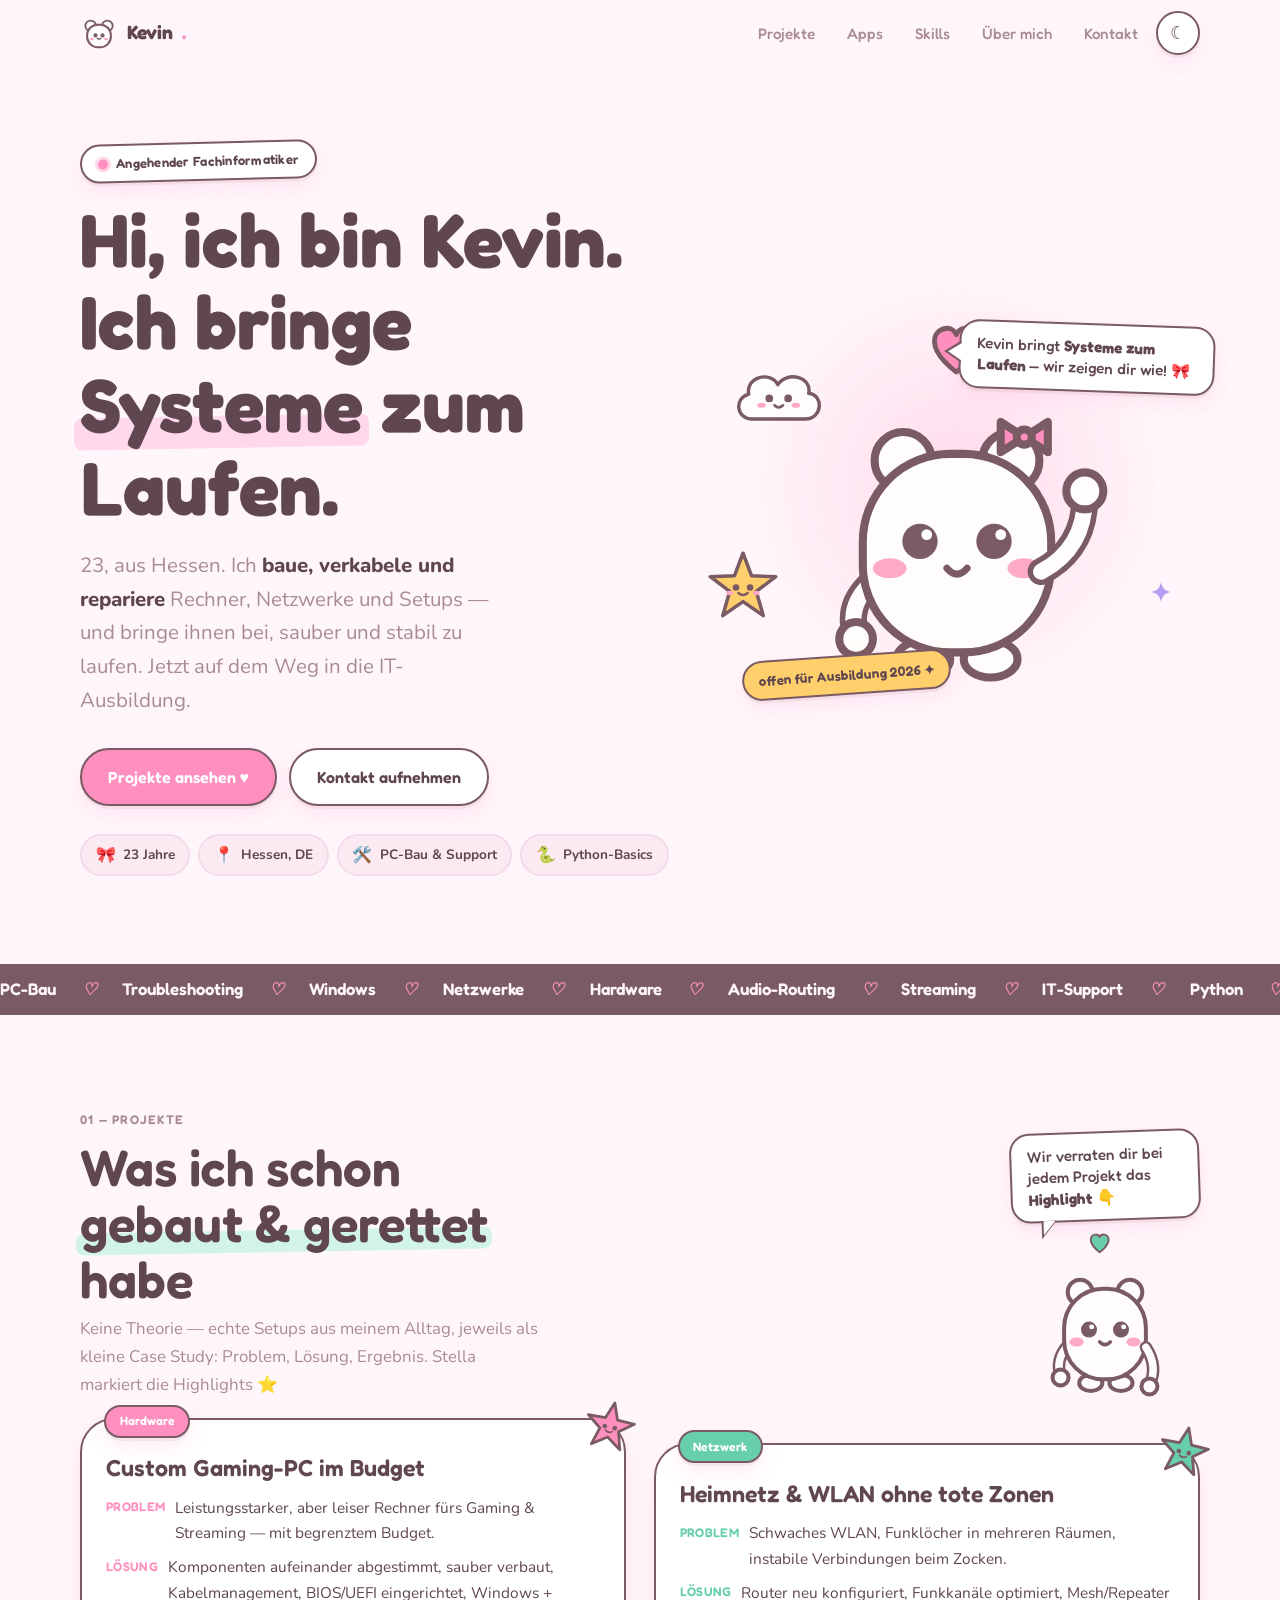
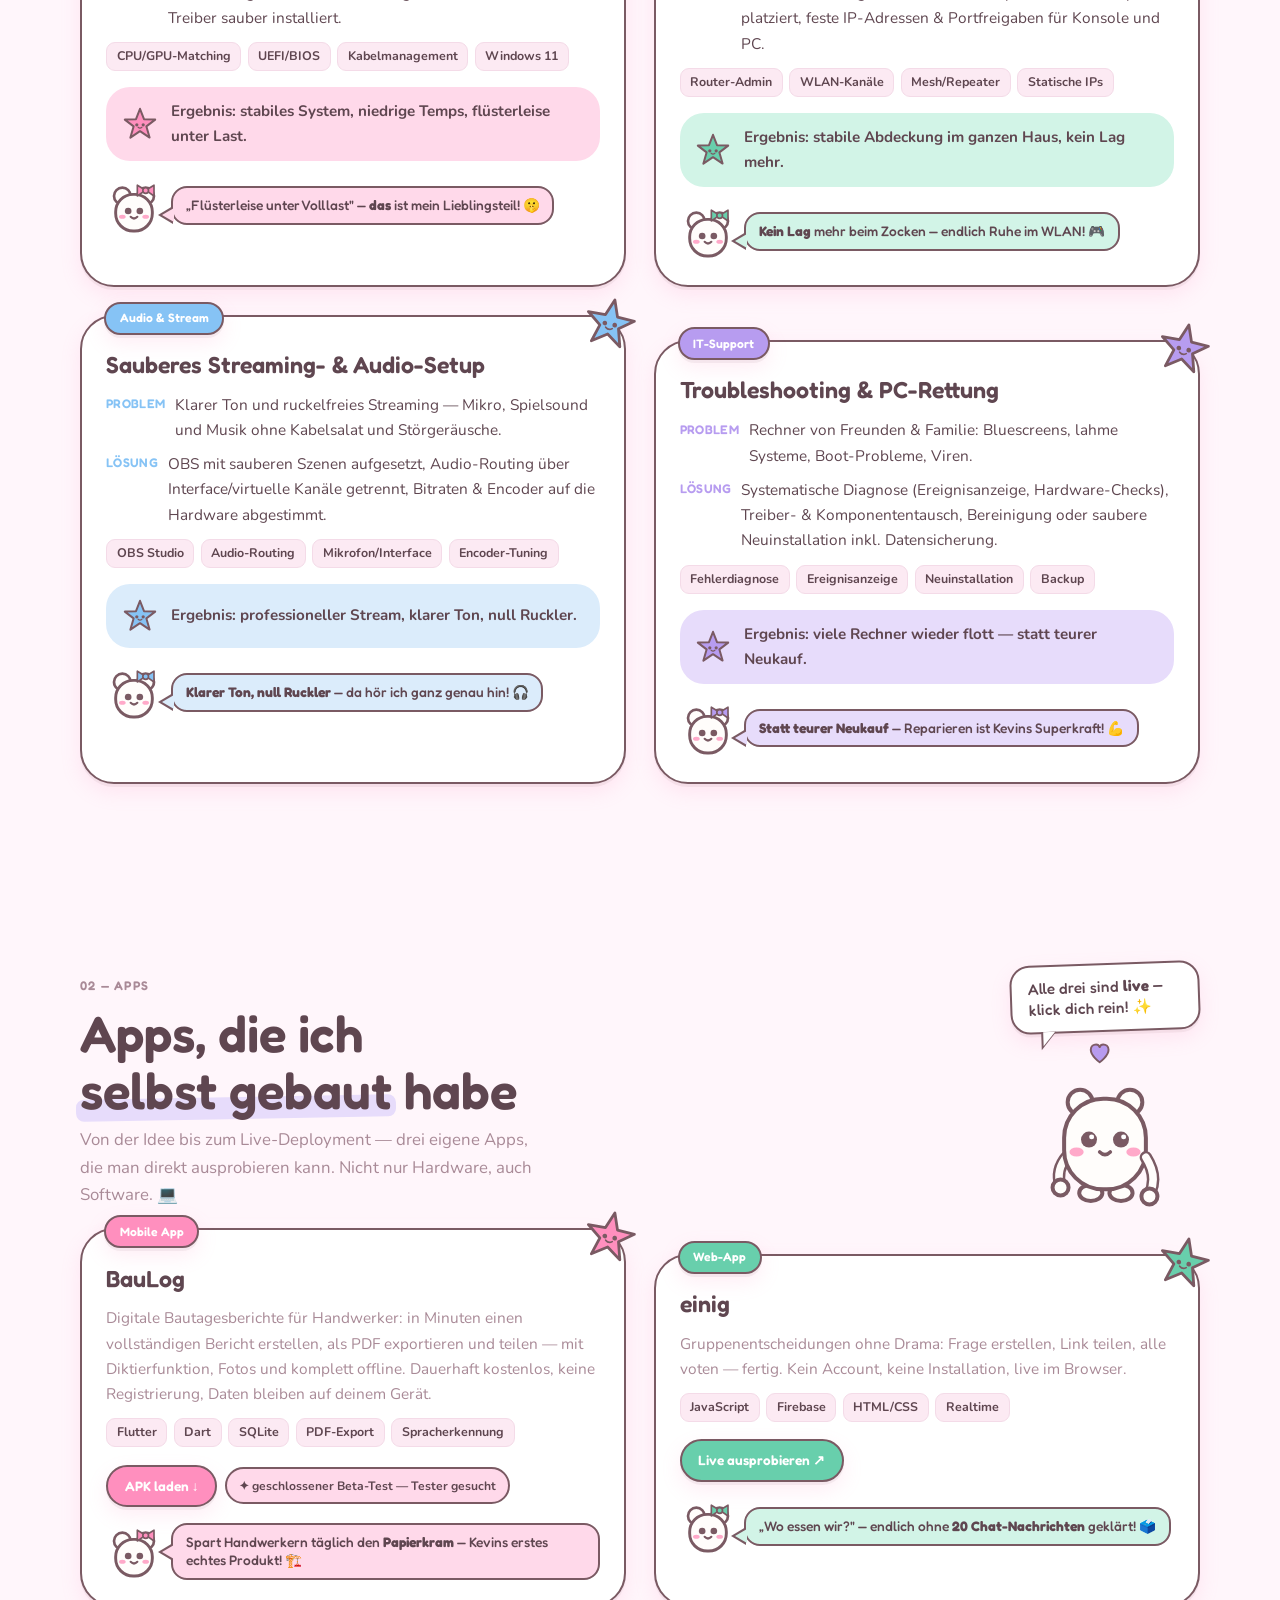
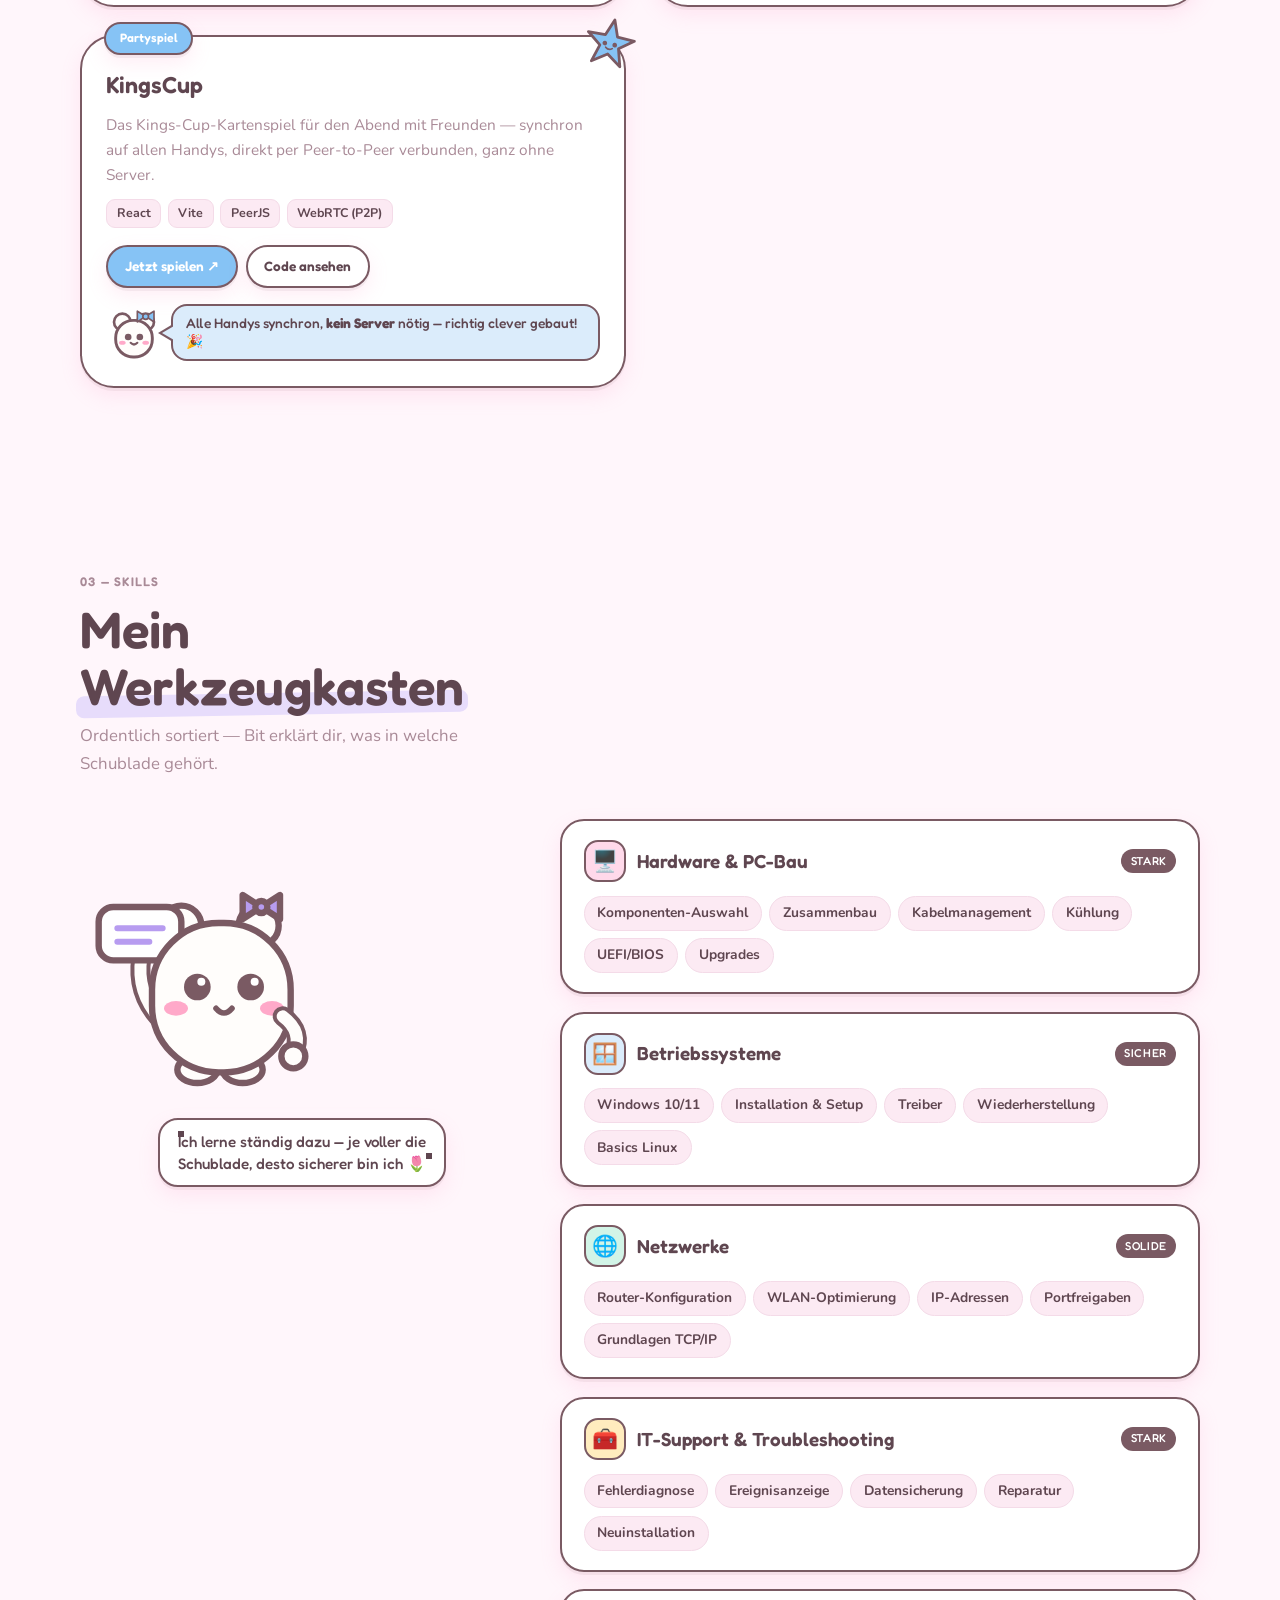
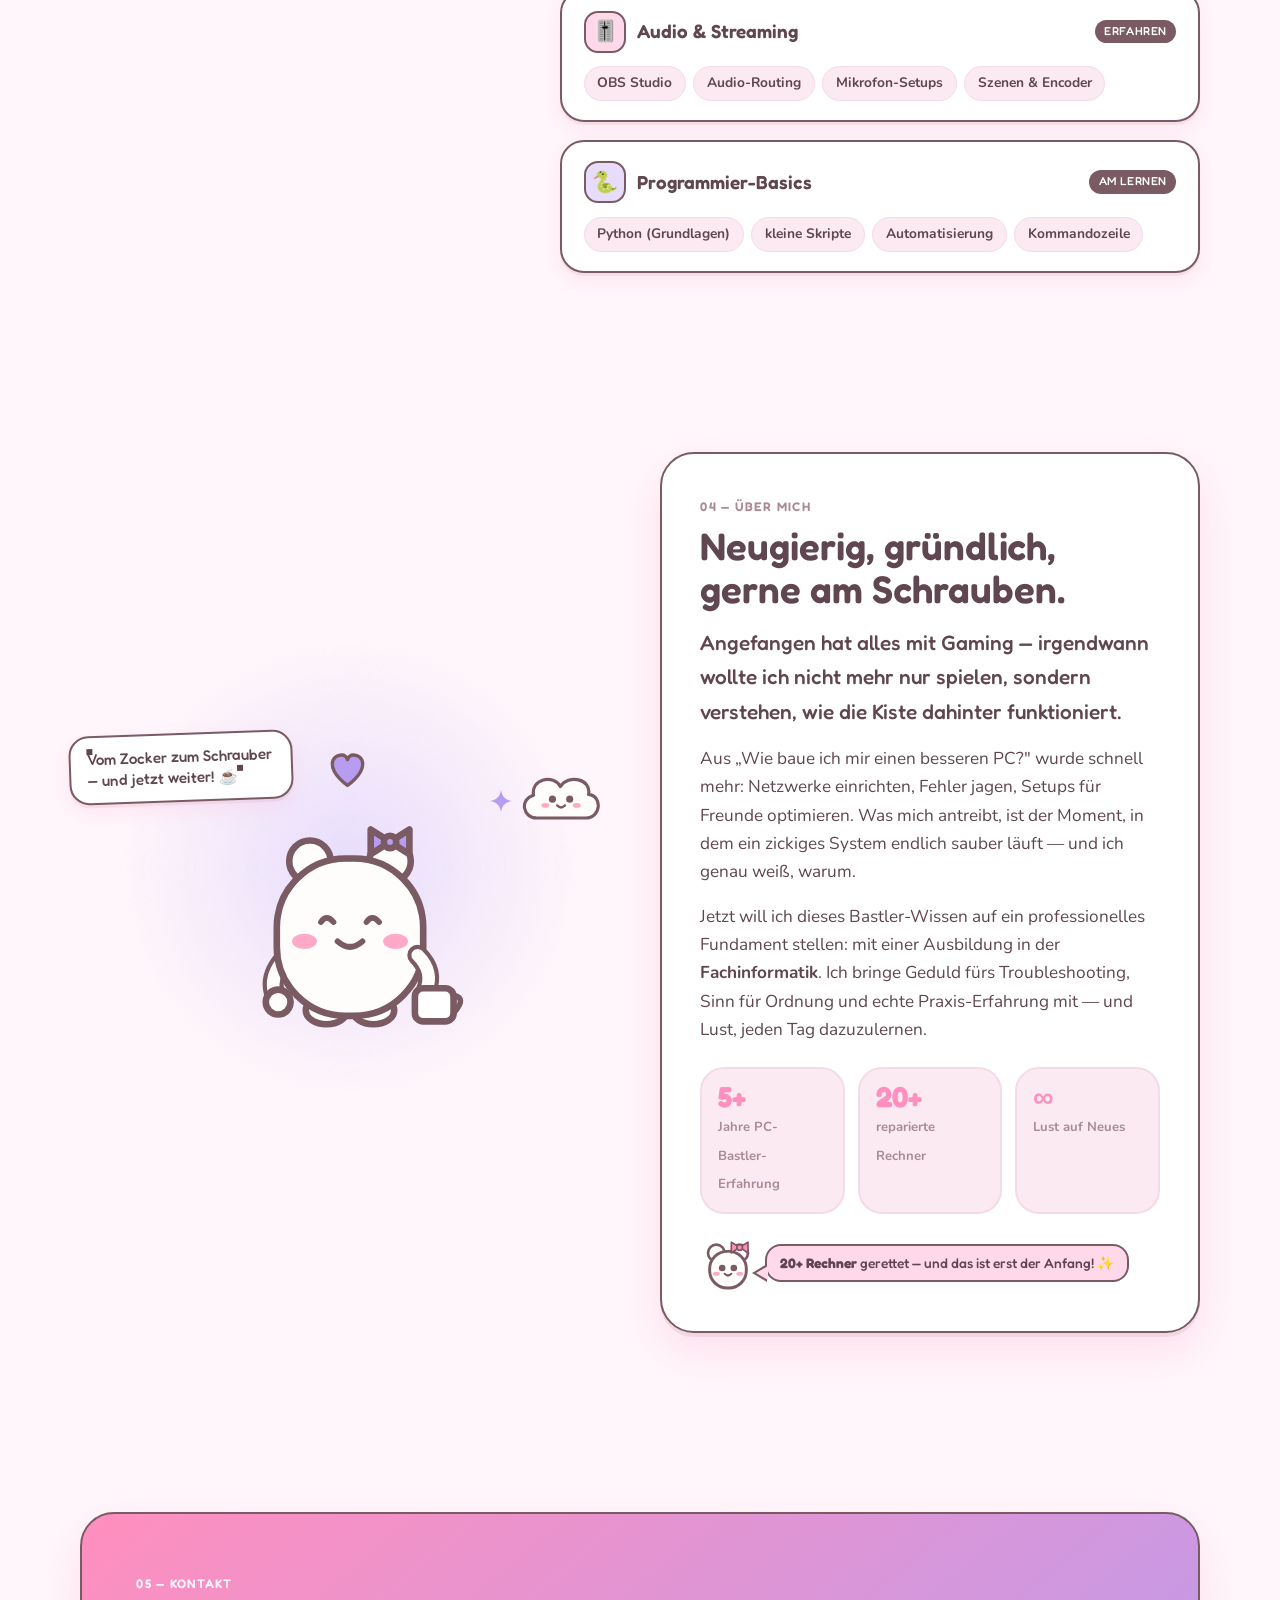
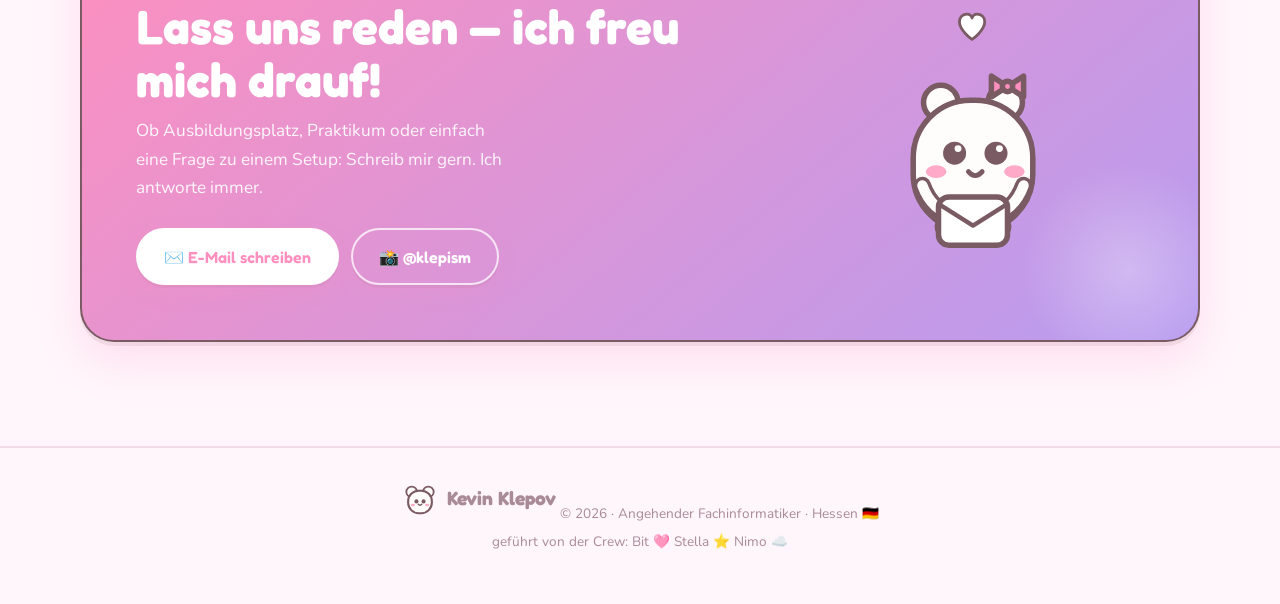
<file: index.html>
<!DOCTYPE html>
<html lang="de" data-theme="light">
<head>
<meta charset="UTF-8">
<meta name="viewport" content="width=device-width, initial-scale=1.0">
<title>Kevin Klepov – angehender Fachinformatiker</title>
<script>document.documentElement.classList.add('js');</script>

<meta name="description" content="Kevin Klepov, 23, aus Hessen – auf dem Weg in die Fachinformatik. PC-Bau, Netzwerke, Windows, IT-Support, Audio- & Streaming-Setups.">
<meta name="author" content="Kevin Klepov">
<meta name="theme-color" content="#FFF6FB">
<meta property="og:type" content="website">
<meta property="og:title" content="Kevin Klepov – angehender Fachinformatiker">
<meta property="og:description" content="Ich baue, verkabele und repariere Systeme – und bringe ihnen bei, sauber zu laufen.">

<link rel="icon" href="data:image/svg+xml,%3Csvg xmlns='http://www.w3.org/2000/svg' viewBox='0 0 64 64'%3E%3Ccircle cx='18' cy='20' r='9' fill='%23FFFDFB' stroke='%237A5A63' stroke-width='3'/%3E%3Ccircle cx='46' cy='20' r='9' fill='%23FFFDFB' stroke='%237A5A63' stroke-width='3'/%3E%3Crect x='12' y='18' width='40' height='38' rx='18' fill='%23FFFDFB' stroke='%237A5A63' stroke-width='3.5'/%3E%3Ccircle cx='26' cy='36' r='3.4' fill='%237A5A63'/%3E%3Ccircle cx='38' cy='36' r='3.4' fill='%237A5A63'/%3E%3Cellipse cx='20' cy='42' rx='3.5' ry='2.2' fill='%23FFA9C9'/%3E%3Cellipse cx='44' cy='42' rx='3.5' ry='2.2' fill='%23FFA9C9'/%3E%3Cpath d='M29 41 q3 3 6 0' stroke='%237A5A63' stroke-width='2.4' fill='none' stroke-linecap='round'/%3E%3C/svg%3E">

<link rel="preconnect" href="https://fonts.googleapis.com">
<link rel="preconnect" href="https://fonts.gstatic.com" crossorigin>
<link href="https://fonts.googleapis.com/css2?family=Fredoka:wght@500;600;700&family=Nunito:wght@400;600;700;800&display=swap" rel="stylesheet">

<style>
/* ============ RESET & TOKENS ============ */
*,*::before,*::after{box-sizing:border-box;margin:0;padding:0}

:root{
  /* Girlypop pastel palette */
  --paper:#FFF6FB; --paper-2:#FCEAF3;
  --card:#FFFFFF; --line:#F4DBE8;
  --ink:#5F4650; --ink-soft:#A98A97;

  --pink:#FF8FBE; --pink-soft:#FFD9EA;
  --lav:#B79CF0; --lav-soft:#E7DCFB;
  --mint:#68CFAC; --mint-soft:#D2F4E7;
  --blue:#86C3F5; --blue-soft:#DBECFB;
  --yellow:#FFCF6B; --yellow-soft:#FFECBE;

  /* Characters (konstant in beiden Themes) */
  --m-body:#FFFDFB; --m-line:#7A5A63; --m-blush:#FFA9C9;
  --m-accent:var(--pink);

  --r-sm:14px; --r:24px; --r-lg:34px; --r-pill:999px;
  --shadow-s:0 3px 0 rgba(122,90,99,.08), 0 8px 20px rgba(255,143,190,.16);
  --shadow-m:0 4px 0 rgba(122,90,99,.10), 0 18px 42px rgba(255,143,190,.22);
  --shadow-pop:0 12px 34px rgba(255,143,190,.4);
  --maxw:1120px;
  --ease:cubic-bezier(.34,1.4,.5,1);
}

[data-theme="dark"]{
  --paper:#241A20; --paper-2:#2E212A;
  --card:#2C2029; --line:#443340;
  --ink:#F7E9F1; --ink-soft:#C4A9B8;
  --pink-soft:#4a2937; --lav-soft:#332a4a; --mint-soft:#1f3d34; --blue-soft:#1f3040; --yellow-soft:#463818;
  --shadow-s:0 3px 0 rgba(0,0,0,.22), 0 8px 20px rgba(0,0,0,.34);
  --shadow-m:0 4px 0 rgba(0,0,0,.3), 0 18px 44px rgba(0,0,0,.46);
  color-scheme:dark;
}

html{scroll-behavior:smooth}
body{
  background:var(--paper);color:var(--ink);
  font-family:'Nunito',-apple-system,BlinkMacSystemFont,'Segoe UI',sans-serif;
  font-size:clamp(1rem,.5vw + .92rem,1.075rem);line-height:1.65;
  -webkit-font-smoothing:antialiased;overflow-x:hidden;
  transition:background .4s ease,color .4s ease;
}
/* soft dotted paper */
body::before{content:"";position:fixed;inset:0;z-index:0;pointer-events:none;opacity:.6;
  background:radial-gradient(circle at 1px 1px, rgba(255,143,190,.13) 1px, transparent 0);background-size:24px 24px}
[data-theme="dark"] body::before{background:radial-gradient(circle at 1px 1px, rgba(255,255,255,.045) 1px, transparent 0);background-size:24px 24px}

h1,h2,h3,.display{font-family:'Fredoka',sans-serif;font-weight:600;line-height:1.1}
a{color:inherit}
::selection{background:var(--pink);color:#fff}

/* ============ HELPERS ============ */
.wrap{width:min(100% - 2.4rem,var(--maxw));margin-inline:auto;position:relative;z-index:1}
.eyebrow{display:inline-flex;align-items:center;gap:.5rem;font-family:'Fredoka',sans-serif;font-weight:600;
  font-size:.82rem;letter-spacing:.02em;background:var(--card);color:var(--ink);
  border:2.5px solid var(--m-line);border-radius:var(--r-pill);padding:.42rem 1rem;
  box-shadow:var(--shadow-s);transform:rotate(-1.5deg)}
.eyebrow .dot{width:10px;height:10px;border-radius:50%;background:var(--pink);box-shadow:0 0 0 3px var(--pink-soft)}

.section-head{max-width:46ch;margin-bottom:2.6rem}
.kicker{font-family:'Fredoka',sans-serif;font-weight:600;letter-spacing:.1em;text-transform:uppercase;font-size:.78rem;color:var(--ink-soft)}
.section-head h2{font-size:clamp(2rem,4.6vw,3.2rem);margin:.35rem 0 .5rem}
.section-head p{color:var(--ink-soft);font-size:1.05rem}

.hl{position:relative;white-space:nowrap;z-index:0}
.hl::after{content:"";position:absolute;left:-.08em;right:-.08em;bottom:.04em;height:.42em;
  background:var(--pink-soft);border-radius:8px;z-index:-1;transform:rotate(-1deg)}
.hl.lav::after{background:var(--lav-soft)}
.hl.mint::after{background:var(--mint-soft)}

/* sparkles */
.spark{position:absolute;pointer-events:none;z-index:1;color:var(--pink);animation:twinkle 3s ease-in-out infinite}
.spark.s2{color:var(--lav);animation-delay:-1s}
.spark.s3{color:var(--yellow);animation-delay:-2s}
@keyframes twinkle{0%,100%{transform:scale(1) rotate(0);opacity:.55}50%{transform:scale(1.35) rotate(18deg);opacity:1}}

/* ============ SKIP ============ */
.skip{position:absolute;left:-9999px;top:0;background:var(--m-line);color:#fff;padding:.7rem 1.1rem;border-radius:0 0 var(--r-sm) 0;z-index:2000;font-weight:800}
.skip:focus{left:0}

/* ============ HEADER ============ */
header.nav{position:sticky;top:0;z-index:900;backdrop-filter:blur(10px);
  background:color-mix(in srgb,var(--paper) 82%,transparent);border-bottom:2.5px solid transparent;transition:border-color .3s}
header.nav.scrolled{border-color:var(--line)}
.nav-inner{display:flex;align-items:center;justify-content:space-between;gap:1rem;padding:.7rem 0}
.brand{display:inline-flex;align-items:center;gap:.55rem;font-family:'Fredoka',sans-serif;font-weight:700;font-size:1.2rem;text-decoration:none}
.brand .brand-mascot{width:38px;height:38px;flex:none}
.brand b{color:var(--pink)}
nav.menu{display:flex;align-items:center;gap:.3rem}
nav.menu a{text-decoration:none;font-family:'Fredoka',sans-serif;font-weight:500;font-size:.95rem;color:var(--ink-soft);
  padding:.5rem .85rem;border-radius:var(--r-pill);transition:all .2s}
nav.menu a:hover,nav.menu a:focus-visible{color:var(--ink);background:var(--paper-2)}
.icon-btn{width:44px;height:44px;flex:none;display:grid;place-items:center;border:2.5px solid var(--m-line);
  border-radius:50%;background:var(--card);color:var(--ink);cursor:pointer;font-size:1.1rem;box-shadow:var(--shadow-s);
  transition:transform .25s var(--ease)}
.icon-btn:hover{transform:translateY(-2px) rotate(-10deg)}
.icon-btn:active{transform:scale(.92)}
.icon-btn .sun{display:none}
[data-theme="dark"] .icon-btn .moon{display:none}
[data-theme="dark"] .icon-btn .sun{display:inline}

:where(a,button,input):focus-visible{outline:3px solid var(--lav);outline-offset:3px;border-radius:8px}

/* ============ CHARACTERS ============ */
.mascot{display:block;overflow:visible}
.mascot .eye{transform-box:fill-box;transform-origin:center;animation:blink 5.5s infinite}
.mascot .eye.e2{animation-delay:.06s}
@keyframes blink{0%,94%,100%{transform:scaleY(1)}97%{transform:scaleY(.12)}}
.float{animation:float 5s ease-in-out infinite}
.float.b{animation-delay:-2.3s}.float.c{animation-delay:-1.1s}
@keyframes float{0%,100%{transform:translateY(0)}50%{transform:translateY(-10px)}}
.wave-arm{transform-box:fill-box;transform-origin:22% 92%;animation:wave 3s ease-in-out infinite}
@keyframes wave{0%,60%,100%{transform:rotate(0)}70%{transform:rotate(-18deg)}80%{transform:rotate(5deg)}90%{transform:rotate(-13deg)}}
.heart-bob{transform-box:fill-box;transform-origin:center;animation:hb 2.4s ease-in-out infinite}
@keyframes hb{0%,100%{transform:translateY(0) scale(1)}50%{transform:translateY(-5px) scale(1.08)}}

/* speech bubble */
.bubble{position:relative;background:var(--card);border:2.5px solid var(--m-line);border-radius:20px;
  padding:.7rem 1rem;font-family:'Fredoka',sans-serif;font-weight:500;font-size:.95rem;box-shadow:var(--shadow-s);
  max-width:16rem;line-height:1.4}
.bubble .emo{font-weight:400}
.bubble::after,.bubble::before{content:"";position:absolute;width:0;height:0;border-style:solid}
.bubble.down::after{bottom:-14px;left:30px;border-width:14px 12px 0 0;border-color:var(--card) transparent transparent transparent}
.bubble.down::before{bottom:-18px;left:28px;border-width:18px 15px 0 0;border-color:var(--m-line) transparent transparent transparent}
.bubble.left::after{left:-13px;top:22px;border-width:9px 14px 9px 0;border-color:transparent var(--card) transparent transparent}
.bubble.left::before{left:-17px;top:20px;border-width:11px 17px 11px 0;border-color:transparent var(--m-line) transparent transparent}

/* ============ HERO ============ */
.hero{padding:clamp(2.4rem,7vw,4.6rem) 0 clamp(3rem,7vw,5rem);position:relative}
.hero-grid{display:grid;grid-template-columns:1.1fr .9fr;gap:2.4rem;align-items:center}
.hero h1{font-size:clamp(2.6rem,6.6vw,4.7rem);margin:1.1rem 0 1.2rem;font-weight:700}
.hero .lede{font-size:clamp(1.08rem,1.6vw,1.28rem);color:var(--ink-soft);max-width:34ch;margin-bottom:1.9rem}
.hero .lede b{color:var(--ink);font-weight:800}
.cta-row{display:flex;flex-wrap:wrap;gap:.8rem;align-items:center}
.btn{display:inline-flex;align-items:center;gap:.5rem;font-family:'Fredoka',sans-serif;font-weight:600;font-size:1rem;
  text-decoration:none;padding:.85rem 1.6rem;border-radius:var(--r-pill);border:2.5px solid var(--m-line);cursor:pointer;
  transition:transform .22s var(--ease),box-shadow .22s;box-shadow:var(--shadow-s)}
.btn-primary{background:var(--pink);color:#fff}
.btn-primary:hover{transform:translateY(-3px);box-shadow:var(--shadow-pop)}
.btn-ghost{background:var(--card);color:var(--ink)}
.btn-ghost:hover{transform:translateY(-3px);box-shadow:var(--shadow-m)}
.btn:active{transform:translateY(0) scale(.98)}

.facts{display:flex;flex-wrap:wrap;gap:.5rem;margin-top:1.8rem}
.chip{display:inline-flex;align-items:center;gap:.45rem;font-weight:700;font-size:.85rem;
  background:var(--paper-2);border:2px solid var(--line);border-radius:var(--r-pill);padding:.35rem .85rem}
.chip .em{font-size:1rem}

.hero-visual{position:relative;display:grid;place-items:center;min-height:360px}
.hero-blob{position:absolute;width:92%;aspect-ratio:1;background:radial-gradient(circle at 50% 45%,var(--pink-soft),transparent 62%);filter:blur(4px);z-index:0}
.hero-visual .bit-main{width:min(370px,80vw);position:relative;z-index:1}
.hero-bubble{position:absolute;top:2%;right:-3%;z-index:3;transform:rotate(2deg)}
.friend{position:absolute;z-index:2}
.friend.stella{width:78px;bottom:20%;left:-2%}
.friend.nimo{width:120px;top:8%;left:2%}
.hero-badge{position:absolute;bottom:2%;left:6%;z-index:3;background:var(--yellow);color:var(--ink);
  border:2.5px solid var(--m-line);border-radius:var(--r-pill);padding:.42rem .9rem;font-family:'Fredoka',sans-serif;
  font-weight:600;font-size:.84rem;box-shadow:var(--shadow-s);transform:rotate(-4deg)}

/* ============ STRIP ============ */
.strip{border-block:2.5px solid var(--m-line);background:var(--m-line);color:var(--paper);overflow:hidden;margin-top:.5rem}
.strip .track{display:flex;white-space:nowrap;padding:.6rem 0;width:max-content;animation:scrollx 24s linear infinite;
  font-family:'Fredoka',sans-serif;font-weight:600;font-size:1.05rem}
.strip .track span{display:inline-flex;gap:1.6rem;align-items:center;padding-right:1.6rem}
.strip .track .s{color:var(--pink)}
@keyframes scrollx{to{transform:translateX(-50%)}}

/* ============ SECTIONS ============ */
section{padding:clamp(3.4rem,8vw,5.6rem) 0;position:relative}

/* PROJECTS */
.proj-head-wrap{display:flex;align-items:flex-end;justify-content:space-between;gap:1.5rem;flex-wrap:wrap}
.proj-guide{position:relative;flex:none;width:190px;display:grid;place-items:end center}
.proj-guide .mascot{width:160px}
.cards{display:grid;grid-template-columns:repeat(2,1fr);gap:1.7rem;margin-top:1.2rem}
.card{position:relative;background:var(--card);border:2.5px solid var(--m-line);border-radius:var(--r-lg);
  padding:1.7rem 1.5rem 1.5rem;box-shadow:var(--shadow-s);transition:transform .28s var(--ease),box-shadow .28s;isolation:isolate}
.card:nth-child(odd){transform:rotate(-.8deg)}
.card:nth-child(even){transform:rotate(.7deg);margin-top:1.6rem}
.card:hover{transform:rotate(0) translateY(-6px);box-shadow:var(--shadow-m)}
.card .tag{position:absolute;top:-15px;left:22px;font-family:'Fredoka',sans-serif;font-weight:600;font-size:.76rem;
  background:var(--accent,var(--pink));color:#fff;border:2.5px solid var(--m-line);border-radius:var(--r-pill);
  padding:.28rem .85rem;box-shadow:var(--shadow-s)}
.card .star-corner{position:absolute;top:-22px;right:-14px;width:56px;z-index:2;transform:rotate(12deg)}
.card h3{font-size:1.45rem;margin:.5rem 0 .9rem;font-weight:600}
.case{display:grid;gap:.55rem;margin-bottom:1rem}
.case .row{display:grid;grid-template-columns:auto 1fr;gap:.6rem;align-items:start;font-size:.96rem}
.case .lab{font-family:'Fredoka',sans-serif;font-weight:600;color:var(--accent,var(--pink));font-size:.78rem;
  letter-spacing:.03em;text-transform:uppercase;padding-top:.15rem;white-space:nowrap}
.tools{display:flex;flex-wrap:wrap;gap:.4rem;margin-top:.2rem}
.tools span{font-weight:700;font-size:.78rem;background:var(--paper-2);border:1.5px solid var(--line);border-radius:9px;padding:.2rem .6rem}
.result{display:flex;align-items:center;gap:.7rem;margin-top:1rem;padding:.75rem .85rem;background:var(--accent-soft,var(--pink-soft));
  border-radius:var(--r);font-weight:700;font-size:.95rem}
.result .marker{width:40px;height:40px;flex:none}
/* character comment inside card */
.card-say{display:flex;align-items:center;gap:.55rem;margin-top:.9rem}
.card-say .buddy{width:56px;height:60px;flex:none}
.card-say .say{position:relative;background:var(--accent-soft,var(--pink-soft));border:2.5px solid var(--m-line);
  border-radius:16px;padding:.5rem .8rem;font-family:'Fredoka',sans-serif;font-weight:500;font-size:.86rem;line-height:1.35}
.card-say .say::after{content:"";position:absolute;left:-11px;top:20px;width:0;height:0;border-style:solid;
  border-width:7px 12px 7px 0;border-color:transparent var(--accent-soft,var(--pink-soft)) transparent transparent}
.card-say .say::before{content:"";position:absolute;left:-15px;top:18px;width:0;height:0;border-style:solid;
  border-width:9px 15px 9px 0;border-color:transparent var(--m-line) transparent transparent}
.card.c1{--accent:var(--pink);--accent-soft:var(--pink-soft)}
.card.c2{--accent:var(--mint);--accent-soft:var(--mint-soft)}
.card.c3{--accent:var(--blue);--accent-soft:var(--blue-soft)}
.card.c4{--accent:var(--lav);--accent-soft:var(--lav-soft)}
/* app CTA row */
.app-cta{display:flex;flex-wrap:wrap;gap:.5rem;align-items:center;margin-top:1.1rem}
.app-cta a{display:inline-flex;align-items:center;gap:.35rem;font-family:'Fredoka',sans-serif;font-weight:600;
  font-size:.85rem;text-decoration:none;padding:.5rem 1.05rem;border-radius:var(--r-pill);border:2.5px solid var(--m-line);
  background:var(--accent,var(--pink));color:#fff;box-shadow:var(--shadow-s);transition:transform .2s var(--ease)}
.app-cta a:hover{transform:translateY(-2px)}
.app-cta a.ghost{background:var(--card);color:var(--ink)}
.app-badge{display:inline-flex;align-items:center;gap:.3rem;font-weight:700;font-size:.76rem;
  background:var(--accent-soft,var(--pink-soft));border:2px solid var(--m-line);border-radius:var(--r-pill);padding:.4rem .75rem}

/* SKILLS */
.skills-layout{display:grid;grid-template-columns:.82fr 1.18fr;gap:2.2rem;align-items:start}
.skills-guide{position:sticky;top:92px;text-align:center}
.skills-guide .mascot{width:min(280px,66vw)}
.skills-guide .bubble{margin:1.2rem auto 0;max-width:18rem}
.skill-groups{display:grid;gap:1.1rem}
.sgroup{background:var(--card);border:2.5px solid var(--m-line);border-radius:var(--r);padding:1.2rem 1.35rem;
  box-shadow:var(--shadow-s);transition:transform .25s var(--ease)}
.sgroup:hover{transform:translateX(5px)}
.sgroup .sg-head{display:flex;align-items:center;gap:.7rem;margin-bottom:.85rem}
.sgroup .sg-ic{width:42px;height:42px;flex:none;display:grid;place-items:center;font-size:1.3rem;
  border:2.5px solid var(--m-line);border-radius:14px;background:var(--sg,var(--pink-soft))}
.sgroup h3{font-size:1.18rem;font-weight:600}
.sgroup .lvl{margin-left:auto;font-family:'Fredoka',sans-serif;font-size:.72rem;font-weight:500;text-transform:uppercase;
  letter-spacing:.05em;color:#fff;background:var(--m-line);padding:.15rem .6rem;border-radius:var(--r-pill)}
.pills{display:flex;flex-wrap:wrap;gap:.45rem}
.pills span{font-weight:700;font-size:.86rem;background:var(--paper-2);border:1.5px solid var(--line);border-radius:var(--r-pill);padding:.32rem .8rem}

/* ABOUT */
.about-layout{display:grid;grid-template-columns:1fr 1fr;gap:2.5rem;align-items:center}
.about-card{background:var(--card);border:2.5px solid var(--m-line);border-radius:var(--r-lg);
  padding:clamp(1.6rem,3vw,2.4rem);box-shadow:var(--shadow-m);position:relative}
.about-card p{margin-bottom:1rem}
.about-card p:last-child{margin-bottom:0}
.about-card .lead{font-family:'Fredoka',sans-serif;font-size:1.3rem;font-weight:500}
.about-visual{position:relative;display:grid;place-items:center;min-height:320px}
.about-visual .hero-blob{background:radial-gradient(circle at 50% 45%,var(--lav-soft),transparent 62%)}
.about-visual .bit-main{width:min(290px,66vw);position:relative;z-index:1}
.about-bubble{position:absolute;top:0;left:-2%;z-index:3;transform:rotate(-2deg);max-width:14rem}
.about-visual .friend.nimo{width:110px;top:6%;right:0;left:auto}
.mini-stats{display:flex;gap:.8rem;flex-wrap:wrap;margin-top:1.4rem}
.mstat{flex:1;min-width:120px;background:var(--paper-2);border:2px solid var(--line);border-radius:var(--r);padding:.9rem 1rem}
.mstat b{display:block;font-family:'Fredoka',sans-serif;font-size:1.8rem;color:var(--pink);line-height:1}
.mstat span{font-size:.82rem;color:var(--ink-soft);font-weight:700}

/* CONTACT */
.contact{padding-bottom:clamp(4rem,9vw,6.5rem)}
.contact-card{position:relative;background:linear-gradient(140deg,var(--pink) 0%,var(--lav) 100%);color:#fff;
  border:2.5px solid var(--m-line);border-radius:var(--r-lg);padding:clamp(2.2rem,5vw,3.4rem);overflow:hidden;box-shadow:var(--shadow-m)}
[data-theme="dark"] .contact-card{color:#fff}
.contact-card::after{content:"";position:absolute;right:-40px;bottom:-40px;width:220px;height:220px;
  background:radial-gradient(circle,rgba(255,255,255,.5) 0%,transparent 68%);opacity:.6}
.contact-grid{display:grid;grid-template-columns:1.3fr .7fr;gap:2rem;align-items:center;position:relative;z-index:1}
.contact-card .kicker{color:#fff;opacity:.9}
.contact-card h2{font-size:clamp(1.9rem,4.6vw,3rem);margin:.2rem 0 .7rem;font-weight:700}
.contact-card p{color:rgba(255,255,255,.92);max-width:38ch;margin-bottom:1.6rem}
.contact-links{display:flex;flex-wrap:wrap;gap:.8rem}
.btn-light{background:#fff;color:var(--pink);border-color:#fff}
.btn-light:hover{transform:translateY(-3px);box-shadow:0 12px 30px rgba(0,0,0,.28)}
.btn-outline-l{background:transparent;color:#fff;border-color:rgba(255,255,255,.75)}
.btn-outline-l:hover{transform:translateY(-3px);border-color:#fff;background:rgba(255,255,255,.12)}
.contact-visual{display:grid;place-items:center}
.contact-visual .mascot{width:min(230px,55vw)}

/* FOOTER */
footer{border-top:2.5px solid var(--line);padding:2rem 0 3rem;text-align:center;color:var(--ink-soft);position:relative;z-index:1}
footer .brand{justify-content:center;margin-bottom:.5rem}
footer small{font-size:.85rem}
footer .crew{display:inline-flex;gap:.3rem;align-items:center}

/* ============ REVEAL ============ */
.js .reveal{opacity:0;transform:translateY(28px);transition:opacity .7s var(--ease),transform .7s var(--ease)}
.js .reveal.visible{opacity:1;transform:none}
.d1{transition-delay:.08s}.d2{transition-delay:.16s}.d3{transition-delay:.24s}

/* ============ RESPONSIVE ============ */
@media(max-width:920px){
  .hero-grid{grid-template-columns:1fr;gap:1rem}
  .hero-visual{order:-1;min-height:300px}
  .skills-layout{grid-template-columns:1fr}
  .skills-guide{position:static;margin-bottom:1rem}
  .about-layout{grid-template-columns:1fr}
  .about-visual{order:-1}
  .contact-grid{grid-template-columns:1fr}
  .contact-visual{order:-1}
}
@media(max-width:680px){
  .cards{grid-template-columns:1fr}
  .card:nth-child(even){margin-top:0}
  nav.menu a:not(.menu-keep){display:none}
  .proj-guide{display:none}
  .friend.nimo{display:none}
}
@media(prefers-reduced-motion:reduce){
  *,*::before,*::after{animation-duration:.001ms!important;animation-iteration-count:1!important;transition-duration:.001ms!important;scroll-behavior:auto!important}
  .reveal{opacity:1;transform:none}
}
</style>
</head>
<body>
<a href="#projekte" class="skip">Zum Inhalt springen</a>

<!-- ============ HEADER ============ -->
<header class="nav" id="nav">
  <div class="wrap nav-inner">
    <a href="#top" class="brand" aria-label="Startseite Kevin Klepov">
      <svg class="brand-mascot" viewBox="0 0 64 64" aria-hidden="true">
        <circle cx="18" cy="20" r="9" fill="var(--m-body)" stroke="var(--m-line)" stroke-width="3"/>
        <circle cx="46" cy="20" r="9" fill="var(--m-body)" stroke="var(--m-line)" stroke-width="3"/>
        <rect x="12" y="18" width="40" height="38" rx="18" fill="var(--m-body)" stroke="var(--m-line)" stroke-width="3.5"/>
        <circle cx="26" cy="36" r="3.4" fill="var(--m-line)"/><circle cx="38" cy="36" r="3.4" fill="var(--m-line)"/>
        <ellipse cx="20" cy="42" rx="3.4" ry="2.1" fill="var(--m-blush)"/><ellipse cx="44" cy="42" rx="3.4" ry="2.1" fill="var(--m-blush)"/>
        <path d="M29 41 q3 3 6 0" stroke="var(--m-line)" stroke-width="2.4" fill="none" stroke-linecap="round"/>
      </svg>
      Kevin<b>.</b>
    </a>
    <nav class="menu" aria-label="Hauptnavigation">
      <a href="#projekte">Projekte</a>
      <a href="#apps">Apps</a>
      <a href="#skills">Skills</a>
      <a href="#ueber">Über mich</a>
      <a href="#kontakt" class="menu-keep">Kontakt</a>
      <button class="icon-btn" id="themeBtn" aria-label="Hell/Dunkel umschalten" title="Theme umschalten">
        <span class="moon">☾</span><span class="sun">☀</span>
      </button>
    </nav>
  </div>
</header>

<main id="top">

<!-- ============ HERO ============ -->
<section class="hero" aria-labelledby="hero-title">
  <div class="wrap hero-grid">
    <div class="hero-copy reveal">
      <span class="eyebrow"><span class="dot"></span>Angehender Fachinformatiker</span>
      <h1 id="hero-title">Hi, ich bin Kevin.<br>Ich bringe <span class="hl">Systeme</span> zum Laufen.</h1>
      <p class="lede">23, aus Hessen. Ich <b>baue, verkabele und repariere</b> Rechner, Netzwerke und Setups — und bringe ihnen bei, sauber und stabil zu laufen. Jetzt auf dem Weg in die IT-Ausbildung.</p>
      <div class="cta-row">
        <a href="#projekte" class="btn btn-primary">Projekte ansehen ♥</a>
        <a href="#kontakt" class="btn btn-ghost">Kontakt aufnehmen</a>
      </div>
      <div class="facts" aria-label="Kurzprofil">
        <span class="chip"><span class="em">🎀</span> 23 Jahre</span>
        <span class="chip"><span class="em">📍</span> Hessen, DE</span>
        <span class="chip"><span class="em">🛠️</span> PC-Bau & Support</span>
        <span class="chip"><span class="em">🐍</span> Python-Basics</span>
      </div>
    </div>

    <div class="hero-visual reveal d2">
      <div class="hero-blob"></div>
      <svg class="spark" style="top:12%;right:14%;width:26px" viewBox="0 0 16 16" aria-hidden="true"><path d="M8 0 C9 5 11 7 16 8 C11 9 9 11 8 16 C7 11 5 9 0 8 C5 7 7 5 8 0 Z" fill="currentColor"/></svg>
      <svg class="spark s2" style="bottom:26%;right:6%;width:20px" viewBox="0 0 16 16" aria-hidden="true"><path d="M8 0 C9 5 11 7 16 8 C11 9 9 11 8 16 C7 11 5 9 0 8 C5 7 7 5 8 0 Z" fill="currentColor"/></svg>
      <div class="bubble left hero-bubble">Kevin bringt <b>Systeme zum Laufen</b> — wir zeigen dir wie! <span class="emo">🎀</span></div>

      <!-- NIMO (cloud friend) -->
      <svg class="mascot float c friend nimo" viewBox="0 0 140 100" role="img" aria-label="Nimo, das Wölkchen, schwebt neben Kevin">
        <g fill="var(--m-body)" stroke="var(--m-line)" stroke-width="4" stroke-linejoin="round">
          <path d="M34 84 C16 84 12 60 30 55 C26 34 56 28 64 44 C74 28 104 34 100 54 C118 56 116 84 96 84 Z"/>
        </g>
        <circle class="eye" cx="54" cy="60" r="4.5" fill="var(--m-line)"/><circle class="eye e2" cx="76" cy="60" r="4.5" fill="var(--m-line)"/>
        <ellipse cx="45" cy="68" rx="5" ry="3" fill="var(--m-blush)"/><ellipse cx="85" cy="68" rx="5" ry="3" fill="var(--m-blush)"/>
        <path d="M60 68 q5 5 10 0" stroke="var(--m-line)" stroke-width="3" fill="none" stroke-linecap="round"/>
      </svg>

      <!-- STELLA (star friend) -->
      <svg class="mascot float b friend stella" viewBox="0 0 100 100" role="img" aria-label="Stella, der Stern, winkt">
        <path d="M50 8 L61 37 L92 38 L67 57 L76 88 L50 70 L24 88 L33 57 L8 38 L39 37 Z" fill="var(--yellow)" stroke="var(--m-line)" stroke-width="4.5" stroke-linejoin="round"/>
        <circle class="eye" cx="41" cy="52" r="4.2" fill="var(--m-line)"/><circle class="eye e2" cx="59" cy="52" r="4.2" fill="var(--m-line)"/>
        <ellipse cx="33" cy="59" rx="4.5" ry="2.8" fill="var(--m-blush)"/><ellipse cx="67" cy="59" rx="4.5" ry="2.8" fill="var(--m-blush)"/>
        <path d="M44 59 q6 5 12 0" stroke="var(--m-line)" stroke-width="3" fill="none" stroke-linecap="round"/>
      </svg>

      <!-- BIT (main) waving -->
      <svg class="mascot float bit-main" viewBox="0 0 220 230" role="img" aria-label="Bit, der Hauptcharakter, winkt zur Begrüßung">
        <!-- floating heart -->
        <g class="heart-bob"><path transform="translate(94,6) scale(1.3)" d="M12 21 C12 21 2 14 2 7 C2 3 5 1 8 1 C10 1 11.5 2.5 12 4 C12.5 2.5 14 1 16 1 C19 1 22 3 22 7 C22 14 12 21 12 21 Z" fill="var(--m-accent)" stroke="var(--m-line)" stroke-width="2.2" stroke-linejoin="round"/></g>
        <g fill="none" stroke="var(--m-line)" stroke-width="4.8" stroke-linejoin="round" stroke-linecap="round">
          <!-- ears -->
          <circle cx="78" cy="86" r="17" fill="var(--m-body)"/>
          <circle cx="142" cy="86" r="17" fill="var(--m-body)"/>
          <!-- feet -->
          <ellipse cx="90" cy="204" rx="16" ry="11" fill="var(--m-body)"/>
          <ellipse cx="130" cy="204" rx="16" ry="11" fill="var(--m-body)"/>
          <!-- left arm resting -->
          <path d="M60 158 Q44 172 50 190" stroke-width="16"/>
          <path d="M60 158 Q44 172 50 190" stroke="var(--m-body)" stroke-width="9.5"/>
          <circle cx="50" cy="192" r="10" fill="var(--m-body)"/>
          <!-- body -->
          <rect x="54" y="82" width="112" height="118" rx="52" fill="var(--m-body)"/>
          <!-- bow on right ear -->
          <path d="M150 72 l14 -9 v18 z" fill="var(--m-accent)"/>
          <path d="M150 72 l-14 -9 v18 z" fill="var(--m-accent)"/>
          <circle cx="150" cy="72" r="4.5" fill="var(--m-accent)"/>
          <!-- eyes -->
          <circle class="eye" cx="88" cy="134" r="10.5" fill="var(--m-line)" stroke="none"/>
          <circle class="eye e2" cx="132" cy="134" r="10.5" fill="var(--m-line)" stroke="none"/>
          <circle cx="92" cy="130" r="3.2" fill="#fff" stroke="none"/>
          <circle cx="136" cy="130" r="3.2" fill="#fff" stroke="none"/>
          <!-- cheeks -->
          <ellipse cx="70" cy="150" rx="10" ry="6" fill="var(--m-blush)" stroke="none"/>
          <ellipse cx="150" cy="150" rx="10" ry="6" fill="var(--m-blush)" stroke="none"/>
          <!-- mouth -->
          <path d="M104 150 q6 7 12 0" stroke-width="4.2"/>
          <!-- right arm waving -->
          <g class="wave-arm">
            <path d="M160 152 Q186 138 186 108" stroke-width="16"/>
            <path d="M160 152 Q186 138 186 108" stroke="var(--m-body)" stroke-width="9.5"/>
            <circle cx="186" cy="104" r="11" fill="var(--m-body)"/>
          </g>
        </g>
      </svg>
      <span class="hero-badge">offen für Ausbildung 2026 ✦</span>
    </div>
  </div>
</section>

<!-- STRIP -->
<div class="strip" aria-hidden="true">
  <div class="track">
    <span>PC-Bau <i class="s">♡</i> Troubleshooting <i class="s">♡</i> Windows <i class="s">♡</i> Netzwerke <i class="s">♡</i> Hardware <i class="s">♡</i> Audio-Routing <i class="s">♡</i> Streaming <i class="s">♡</i> IT-Support <i class="s">♡</i> Python <i class="s">♡</i></span>
    <span>PC-Bau <i class="s">♡</i> Troubleshooting <i class="s">♡</i> Windows <i class="s">♡</i> Netzwerke <i class="s">♡</i> Hardware <i class="s">♡</i> Audio-Routing <i class="s">♡</i> Streaming <i class="s">♡</i> IT-Support <i class="s">♡</i> Python <i class="s">♡</i></span>
  </div>
</div>

<!-- ============ PROJEKTE ============ -->
<section id="projekte" aria-labelledby="proj-title">
  <div class="wrap">
    <div class="proj-head-wrap reveal">
      <div class="section-head" style="margin-bottom:0">
        <span class="kicker">01 — Projekte</span>
        <h2 id="proj-title">Was ich schon <span class="hl mint">gebaut & gerettet</span> habe</h2>
        <p>Keine Theorie — echte Setups aus meinem Alltag, jeweils als kleine Case Study: Problem, Lösung, Ergebnis. Stella markiert die Highlights ⭐</p>
      </div>
      <div class="proj-guide" aria-hidden="true">
        <div class="bubble down" style="transform:rotate(-2deg);margin-bottom:.5rem">Wir verraten dir bei jedem Projekt das <b>Highlight</b> <span class="emo">👇</span></div>
        <!-- BIT pointing down -->
        <svg class="mascot float b" viewBox="0 0 180 190" role="img" aria-label="Bit zeigt auf die Projektkarten">
          <g class="heart-bob"><path transform="translate(72,4) scale(1)" d="M12 21 C12 21 2 14 2 7 C2 3 5 1 8 1 C10 1 11.5 2.5 12 4 C12.5 2.5 14 1 16 1 C19 1 22 3 22 7 C22 14 12 21 12 21 Z" fill="var(--mint)" stroke="var(--m-line)" stroke-width="2.2" stroke-linejoin="round"/></g>
          <g fill="none" stroke="var(--m-line)" stroke-width="4.5" stroke-linejoin="round" stroke-linecap="round">
            <circle cx="62" cy="70" r="14" fill="var(--m-body)"/>
            <circle cx="118" cy="70" r="14" fill="var(--m-body)"/>
            <ellipse cx="74" cy="172" rx="13" ry="9" fill="var(--m-body)"/>
            <ellipse cx="108" cy="172" rx="13" ry="9" fill="var(--m-body)"/>
            <path d="M48 130 Q34 146 40 164" stroke-width="14"/>
            <path d="M48 130 Q34 146 40 164" stroke="var(--m-body)" stroke-width="8.5"/>
            <circle cx="40" cy="166" r="9" fill="var(--m-body)"/>
            <rect x="44" y="66" width="92" height="102" rx="44" fill="var(--m-body)"/>
            <circle class="eye" cx="72" cy="112" r="9" fill="var(--m-line)" stroke="none"/>
            <circle class="eye e2" cx="108" cy="112" r="9" fill="var(--m-line)" stroke="none"/>
            <circle cx="75" cy="109" r="2.8" fill="#fff" stroke="none"/><circle cx="111" cy="109" r="2.8" fill="#fff" stroke="none"/>
            <ellipse cx="58" cy="126" rx="8" ry="5" fill="var(--m-blush)" stroke="none"/>
            <ellipse cx="122" cy="126" rx="8" ry="5" fill="var(--m-blush)" stroke="none"/>
            <path d="M84 126 q6 6 12 0" stroke-width="4"/>
            <!-- right arm pointing down -->
            <path d="M136 132 Q150 154 140 174" stroke-width="14"/>
            <path d="M136 132 Q150 154 140 174" stroke="var(--m-body)" stroke-width="8.5"/>
            <circle cx="140" cy="176" r="9" fill="var(--m-body)"/>
          </g>
        </svg>
      </div>
    </div>

    <div class="cards">
      <!-- P1 -->
      <article class="card c1 reveal d1">
        <span class="tag">Hardware</span>
        <svg class="star-corner" viewBox="0 0 100 100" aria-hidden="true"><path d="M50 8 L61 37 L92 38 L67 57 L76 88 L50 70 L24 88 L33 57 L8 38 L39 37 Z" fill="var(--pink)" stroke="var(--m-line)" stroke-width="5" stroke-linejoin="round"/><circle cx="41" cy="52" r="4.2" fill="var(--m-line)"/><circle cx="59" cy="52" r="4.2" fill="var(--m-line)"/><path d="M44 59 q6 5 12 0" stroke="var(--m-line)" stroke-width="3" fill="none" stroke-linecap="round"/></svg>
        <h3>Custom Gaming-PC im Budget</h3>
        <div class="case">
          <div class="row"><span class="lab">Problem</span><span>Leistungsstarker, aber leiser Rechner fürs Gaming & Streaming — mit begrenztem Budget.</span></div>
          <div class="row"><span class="lab">Lösung</span><span>Komponenten aufeinander abgestimmt, sauber verbaut, Kabelmanagement, BIOS/UEFI eingerichtet, Windows + Treiber sauber installiert.</span></div>
          <div class="tools"><span>CPU/GPU-Matching</span><span>UEFI/BIOS</span><span>Kabelmanagement</span><span>Windows 11</span></div>
        </div>
        <div class="result">
          <svg class="marker" viewBox="0 0 100 100" aria-hidden="true"><path d="M50 12 L60 38 L88 39 L66 56 L74 84 L50 68 L26 84 L34 56 L12 39 L40 38 Z" fill="var(--pink)" stroke="var(--m-line)" stroke-width="5" stroke-linejoin="round"/><circle cx="42" cy="52" r="4" fill="var(--m-line)"/><circle cx="58" cy="52" r="4" fill="var(--m-line)"/><path d="M45 58 q5 5 10 0" stroke="var(--m-line)" stroke-width="3" fill="none" stroke-linecap="round"/></svg>
          <span>Ergebnis: stabiles System, niedrige Temps, flüsterleise unter Last.</span>
        </div>
        <div class="card-say" aria-hidden="true">
          <svg class="mascot buddy" viewBox="0 0 64 72"><circle cx="18" cy="24" r="10" fill="var(--m-body)" stroke="var(--m-line)" stroke-width="3.2"/><circle cx="46" cy="24" r="10" fill="var(--m-body)" stroke="var(--m-line)" stroke-width="3.2"/><rect x="10" y="22" width="44" height="44" rx="21" fill="var(--m-body)" stroke="var(--m-line)" stroke-width="3.5"/><path d="M46 17 l10 -6 v13 z" fill="var(--accent)" stroke="var(--m-line)" stroke-width="2" stroke-linejoin="round"/><path d="M46 17 l-10 -6 v13 z" fill="var(--accent)" stroke="var(--m-line)" stroke-width="2" stroke-linejoin="round"/><circle cx="46" cy="17.5" r="3.4" fill="var(--accent)" stroke="var(--m-line)" stroke-width="2"/><circle class="eye" cx="25" cy="42" r="4" fill="var(--m-line)"/><circle class="eye e2" cx="39" cy="42" r="4" fill="var(--m-line)"/><ellipse cx="18" cy="49" rx="4" ry="2.4" fill="var(--m-blush)"/><ellipse cx="46" cy="49" rx="4" ry="2.4" fill="var(--m-blush)"/><path d="M28 49 q4 4 8 0" stroke="var(--m-line)" stroke-width="2.6" fill="none" stroke-linecap="round"/></svg>
          <span class="say">„Flüsterleise unter Volllast" — <b>das</b> ist mein Lieblingsteil! 🤫</span>
        </div>
      </article>

      <!-- P2 -->
      <article class="card c2 reveal d2">
        <span class="tag">Netzwerk</span>
        <svg class="star-corner" viewBox="0 0 100 100" aria-hidden="true"><path d="M50 8 L61 37 L92 38 L67 57 L76 88 L50 70 L24 88 L33 57 L8 38 L39 37 Z" fill="var(--mint)" stroke="var(--m-line)" stroke-width="5" stroke-linejoin="round"/><circle cx="41" cy="52" r="4.2" fill="var(--m-line)"/><circle cx="59" cy="52" r="4.2" fill="var(--m-line)"/><path d="M44 59 q6 5 12 0" stroke="var(--m-line)" stroke-width="3" fill="none" stroke-linecap="round"/></svg>
        <h3>Heimnetz & WLAN ohne tote Zonen</h3>
        <div class="case">
          <div class="row"><span class="lab">Problem</span><span>Schwaches WLAN, Funklöcher in mehreren Räumen, instabile Verbindungen beim Zocken.</span></div>
          <div class="row"><span class="lab">Lösung</span><span>Router neu konfiguriert, Funkkanäle optimiert, Mesh/Repeater platziert, feste IP-Adressen & Portfreigaben für Konsole und PC.</span></div>
          <div class="tools"><span>Router-Admin</span><span>WLAN-Kanäle</span><span>Mesh/Repeater</span><span>Statische IPs</span></div>
        </div>
        <div class="result">
          <svg class="marker" viewBox="0 0 100 100" aria-hidden="true"><path d="M50 12 L60 38 L88 39 L66 56 L74 84 L50 68 L26 84 L34 56 L12 39 L40 38 Z" fill="var(--mint)" stroke="var(--m-line)" stroke-width="5" stroke-linejoin="round"/><circle cx="42" cy="52" r="4" fill="var(--m-line)"/><circle cx="58" cy="52" r="4" fill="var(--m-line)"/><path d="M45 58 q5 5 10 0" stroke="var(--m-line)" stroke-width="3" fill="none" stroke-linecap="round"/></svg>
          <span>Ergebnis: stabile Abdeckung im ganzen Haus, kein Lag mehr.</span>
        </div>
        <div class="card-say" aria-hidden="true">
          <svg class="mascot buddy" viewBox="0 0 64 72"><circle cx="18" cy="24" r="10" fill="var(--m-body)" stroke="var(--m-line)" stroke-width="3.2"/><circle cx="46" cy="24" r="10" fill="var(--m-body)" stroke="var(--m-line)" stroke-width="3.2"/><rect x="10" y="22" width="44" height="44" rx="21" fill="var(--m-body)" stroke="var(--m-line)" stroke-width="3.5"/><path d="M46 17 l10 -6 v13 z" fill="var(--accent)" stroke="var(--m-line)" stroke-width="2" stroke-linejoin="round"/><path d="M46 17 l-10 -6 v13 z" fill="var(--accent)" stroke="var(--m-line)" stroke-width="2" stroke-linejoin="round"/><circle cx="46" cy="17.5" r="3.4" fill="var(--accent)" stroke="var(--m-line)" stroke-width="2"/><circle class="eye" cx="25" cy="42" r="4" fill="var(--m-line)"/><circle class="eye e2" cx="39" cy="42" r="4" fill="var(--m-line)"/><ellipse cx="18" cy="49" rx="4" ry="2.4" fill="var(--m-blush)"/><ellipse cx="46" cy="49" rx="4" ry="2.4" fill="var(--m-blush)"/><path d="M28 49 q4 4 8 0" stroke="var(--m-line)" stroke-width="2.6" fill="none" stroke-linecap="round"/></svg>
          <span class="say"><b>Kein Lag</b> mehr beim Zocken — endlich Ruhe im WLAN! 🎮</span>
        </div>
      </article>

      <!-- P3 -->
      <article class="card c3 reveal d1">
        <span class="tag">Audio & Stream</span>
        <svg class="star-corner" viewBox="0 0 100 100" aria-hidden="true"><path d="M50 8 L61 37 L92 38 L67 57 L76 88 L50 70 L24 88 L33 57 L8 38 L39 37 Z" fill="var(--blue)" stroke="var(--m-line)" stroke-width="5" stroke-linejoin="round"/><circle cx="41" cy="52" r="4.2" fill="var(--m-line)"/><circle cx="59" cy="52" r="4.2" fill="var(--m-line)"/><path d="M44 59 q6 5 12 0" stroke="var(--m-line)" stroke-width="3" fill="none" stroke-linecap="round"/></svg>
        <h3>Sauberes Streaming- & Audio-Setup</h3>
        <div class="case">
          <div class="row"><span class="lab">Problem</span><span>Klarer Ton und ruckelfreies Streaming — Mikro, Spielsound und Musik ohne Kabelsalat und Störgeräusche.</span></div>
          <div class="row"><span class="lab">Lösung</span><span>OBS mit sauberen Szenen aufgesetzt, Audio-Routing über Interface/virtuelle Kanäle getrennt, Bitraten & Encoder auf die Hardware abgestimmt.</span></div>
          <div class="tools"><span>OBS Studio</span><span>Audio-Routing</span><span>Mikrofon/Interface</span><span>Encoder-Tuning</span></div>
        </div>
        <div class="result">
          <svg class="marker" viewBox="0 0 100 100" aria-hidden="true"><path d="M50 12 L60 38 L88 39 L66 56 L74 84 L50 68 L26 84 L34 56 L12 39 L40 38 Z" fill="var(--blue)" stroke="var(--m-line)" stroke-width="5" stroke-linejoin="round"/><circle cx="42" cy="52" r="4" fill="var(--m-line)"/><circle cx="58" cy="52" r="4" fill="var(--m-line)"/><path d="M45 58 q5 5 10 0" stroke="var(--m-line)" stroke-width="3" fill="none" stroke-linecap="round"/></svg>
          <span>Ergebnis: professioneller Stream, klarer Ton, null Ruckler.</span>
        </div>
        <div class="card-say" aria-hidden="true">
          <svg class="mascot buddy" viewBox="0 0 64 72"><circle cx="18" cy="24" r="10" fill="var(--m-body)" stroke="var(--m-line)" stroke-width="3.2"/><circle cx="46" cy="24" r="10" fill="var(--m-body)" stroke="var(--m-line)" stroke-width="3.2"/><rect x="10" y="22" width="44" height="44" rx="21" fill="var(--m-body)" stroke="var(--m-line)" stroke-width="3.5"/><path d="M46 17 l10 -6 v13 z" fill="var(--accent)" stroke="var(--m-line)" stroke-width="2" stroke-linejoin="round"/><path d="M46 17 l-10 -6 v13 z" fill="var(--accent)" stroke="var(--m-line)" stroke-width="2" stroke-linejoin="round"/><circle cx="46" cy="17.5" r="3.4" fill="var(--accent)" stroke="var(--m-line)" stroke-width="2"/><circle class="eye" cx="25" cy="42" r="4" fill="var(--m-line)"/><circle class="eye e2" cx="39" cy="42" r="4" fill="var(--m-line)"/><ellipse cx="18" cy="49" rx="4" ry="2.4" fill="var(--m-blush)"/><ellipse cx="46" cy="49" rx="4" ry="2.4" fill="var(--m-blush)"/><path d="M28 49 q4 4 8 0" stroke="var(--m-line)" stroke-width="2.6" fill="none" stroke-linecap="round"/></svg>
          <span class="say"><b>Klarer Ton, null Ruckler</b> — da hör ich ganz genau hin! 🎧</span>
        </div>
      </article>

      <!-- P4 -->
      <article class="card c4 reveal d2">
        <span class="tag">IT-Support</span>
        <svg class="star-corner" viewBox="0 0 100 100" aria-hidden="true"><path d="M50 8 L61 37 L92 38 L67 57 L76 88 L50 70 L24 88 L33 57 L8 38 L39 37 Z" fill="var(--lav)" stroke="var(--m-line)" stroke-width="5" stroke-linejoin="round"/><circle cx="41" cy="52" r="4.2" fill="var(--m-line)"/><circle cx="59" cy="52" r="4.2" fill="var(--m-line)"/><path d="M44 59 q6 5 12 0" stroke="var(--m-line)" stroke-width="3" fill="none" stroke-linecap="round"/></svg>
        <h3>Troubleshooting & PC-Rettung</h3>
        <div class="case">
          <div class="row"><span class="lab">Problem</span><span>Rechner von Freunden & Familie: Bluescreens, lahme Systeme, Boot-Probleme, Viren.</span></div>
          <div class="row"><span class="lab">Lösung</span><span>Systematische Diagnose (Ereignisanzeige, Hardware-Checks), Treiber- & Komponententausch, Bereinigung oder saubere Neuinstallation inkl. Datensicherung.</span></div>
          <div class="tools"><span>Fehlerdiagnose</span><span>Ereignisanzeige</span><span>Neuinstallation</span><span>Backup</span></div>
        </div>
        <div class="result">
          <svg class="marker" viewBox="0 0 100 100" aria-hidden="true"><path d="M50 12 L60 38 L88 39 L66 56 L74 84 L50 68 L26 84 L34 56 L12 39 L40 38 Z" fill="var(--lav)" stroke="var(--m-line)" stroke-width="5" stroke-linejoin="round"/><circle cx="42" cy="52" r="4" fill="var(--m-line)"/><circle cx="58" cy="52" r="4" fill="var(--m-line)"/><path d="M45 58 q5 5 10 0" stroke="var(--m-line)" stroke-width="3" fill="none" stroke-linecap="round"/></svg>
          <span>Ergebnis: viele Rechner wieder flott — statt teurer Neukauf.</span>
        </div>
        <div class="card-say" aria-hidden="true">
          <svg class="mascot buddy" viewBox="0 0 64 72"><circle cx="18" cy="24" r="10" fill="var(--m-body)" stroke="var(--m-line)" stroke-width="3.2"/><circle cx="46" cy="24" r="10" fill="var(--m-body)" stroke="var(--m-line)" stroke-width="3.2"/><rect x="10" y="22" width="44" height="44" rx="21" fill="var(--m-body)" stroke="var(--m-line)" stroke-width="3.5"/><path d="M46 17 l10 -6 v13 z" fill="var(--accent)" stroke="var(--m-line)" stroke-width="2" stroke-linejoin="round"/><path d="M46 17 l-10 -6 v13 z" fill="var(--accent)" stroke="var(--m-line)" stroke-width="2" stroke-linejoin="round"/><circle cx="46" cy="17.5" r="3.4" fill="var(--accent)" stroke="var(--m-line)" stroke-width="2"/><circle class="eye" cx="25" cy="42" r="4" fill="var(--m-line)"/><circle class="eye e2" cx="39" cy="42" r="4" fill="var(--m-line)"/><ellipse cx="18" cy="49" rx="4" ry="2.4" fill="var(--m-blush)"/><ellipse cx="46" cy="49" rx="4" ry="2.4" fill="var(--m-blush)"/><path d="M28 49 q4 4 8 0" stroke="var(--m-line)" stroke-width="2.6" fill="none" stroke-linecap="round"/></svg>
          <span class="say"><b>Statt teurer Neukauf</b> — Reparieren ist Kevins Superkraft! 💪</span>
        </div>
      </article>
    </div>
  </div>
</section>

<!-- ============ APPS ============ -->
<section id="apps" aria-labelledby="apps-title">
  <div class="wrap">
    <div class="proj-head-wrap reveal">
      <div class="section-head" style="margin-bottom:0">
        <span class="kicker">02 — Apps</span>
        <h2 id="apps-title">Apps, die ich <span class="hl lav">selbst gebaut</span> habe</h2>
        <p>Von der Idee bis zum Live-Deployment — drei eigene Apps, die man direkt ausprobieren kann. Nicht nur Hardware, auch Software. 💻</p>
      </div>
      <div class="proj-guide" aria-hidden="true">
        <div class="bubble down" style="transform:rotate(-2deg);margin-bottom:.5rem">Alle drei sind <b>live</b> — klick dich rein! <span class="emo">✨</span></div>
        <svg class="mascot float b" viewBox="0 0 180 190" role="img" aria-label="Bit zeigt auf die Apps">
          <g class="heart-bob"><path transform="translate(72,4) scale(1)" d="M12 21 C12 21 2 14 2 7 C2 3 5 1 8 1 C10 1 11.5 2.5 12 4 C12.5 2.5 14 1 16 1 C19 1 22 3 22 7 C22 14 12 21 12 21 Z" fill="var(--lav)" stroke="var(--m-line)" stroke-width="2.2" stroke-linejoin="round"/></g>
          <g fill="none" stroke="var(--m-line)" stroke-width="4.5" stroke-linejoin="round" stroke-linecap="round">
            <circle cx="62" cy="70" r="14" fill="var(--m-body)"/>
            <circle cx="118" cy="70" r="14" fill="var(--m-body)"/>
            <ellipse cx="74" cy="172" rx="13" ry="9" fill="var(--m-body)"/>
            <ellipse cx="108" cy="172" rx="13" ry="9" fill="var(--m-body)"/>
            <path d="M48 130 Q34 146 40 164" stroke-width="14"/>
            <path d="M48 130 Q34 146 40 164" stroke="var(--m-body)" stroke-width="8.5"/>
            <circle cx="40" cy="166" r="9" fill="var(--m-body)"/>
            <rect x="44" y="66" width="92" height="102" rx="44" fill="var(--m-body)"/>
            <circle class="eye" cx="72" cy="112" r="9" fill="var(--m-line)" stroke="none"/>
            <circle class="eye e2" cx="108" cy="112" r="9" fill="var(--m-line)" stroke="none"/>
            <circle cx="75" cy="109" r="2.8" fill="#fff" stroke="none"/><circle cx="111" cy="109" r="2.8" fill="#fff" stroke="none"/>
            <ellipse cx="58" cy="126" rx="8" ry="5" fill="var(--m-blush)" stroke="none"/>
            <ellipse cx="122" cy="126" rx="8" ry="5" fill="var(--m-blush)" stroke="none"/>
            <path d="M84 126 q6 6 12 0" stroke-width="4"/>
            <path d="M136 132 Q150 154 140 174" stroke-width="14"/>
            <path d="M136 132 Q150 154 140 174" stroke="var(--m-body)" stroke-width="8.5"/>
            <circle cx="140" cy="176" r="9" fill="var(--m-body)"/>
          </g>
        </svg>
      </div>
    </div>

    <div class="cards">
      <!-- BauLog -->
      <article class="card c1 reveal d1" id="baulog">
        <span class="tag">Mobile App</span>
        <svg class="star-corner" viewBox="0 0 100 100" aria-hidden="true"><path d="M50 8 L61 37 L92 38 L67 57 L76 88 L50 70 L24 88 L33 57 L8 38 L39 37 Z" fill="var(--accent)" stroke="var(--m-line)" stroke-width="5" stroke-linejoin="round"/><circle cx="41" cy="52" r="4.2" fill="var(--m-line)"/><circle cx="59" cy="52" r="4.2" fill="var(--m-line)"/><path d="M44 59 q6 5 12 0" stroke="var(--m-line)" stroke-width="3" fill="none" stroke-linecap="round"/></svg>
        <h3>BauLog</h3>
        <p style="color:var(--ink-soft);font-size:.96rem;margin-bottom:.7rem">Digitale Bautagesberichte für Handwerker: in Minuten einen vollständigen Bericht erstellen, als PDF exportieren und teilen — mit Diktierfunktion, Fotos und komplett offline. Dauerhaft kostenlos, keine Registrierung, Daten bleiben auf deinem Gerät.</p>
        <div class="tools"><span>Flutter</span><span>Dart</span><span>SQLite</span><span>PDF-Export</span><span>Spracherkennung</span></div>
        <div class="app-cta">
          <a href="https://kevinklepov.github.io/BauLog.apk" target="_blank" rel="noopener">APK laden ↓</a>
          <span class="app-badge">✦ geschlossener Beta-Test — Tester gesucht</span>
        </div>
        <div class="card-say" aria-hidden="true">
          <svg class="mascot buddy" viewBox="0 0 64 72"><circle cx="18" cy="24" r="10" fill="var(--m-body)" stroke="var(--m-line)" stroke-width="3.2"/><circle cx="46" cy="24" r="10" fill="var(--m-body)" stroke="var(--m-line)" stroke-width="3.2"/><rect x="10" y="22" width="44" height="44" rx="21" fill="var(--m-body)" stroke="var(--m-line)" stroke-width="3.5"/><path d="M46 17 l10 -6 v13 z" fill="var(--accent)" stroke="var(--m-line)" stroke-width="2" stroke-linejoin="round"/><path d="M46 17 l-10 -6 v13 z" fill="var(--accent)" stroke="var(--m-line)" stroke-width="2" stroke-linejoin="round"/><circle cx="46" cy="17.5" r="3.4" fill="var(--accent)" stroke="var(--m-line)" stroke-width="2"/><circle class="eye" cx="25" cy="42" r="4" fill="var(--m-line)"/><circle class="eye e2" cx="39" cy="42" r="4" fill="var(--m-line)"/><ellipse cx="18" cy="49" rx="4" ry="2.4" fill="var(--m-blush)"/><ellipse cx="46" cy="49" rx="4" ry="2.4" fill="var(--m-blush)"/><path d="M28 49 q4 4 8 0" stroke="var(--m-line)" stroke-width="2.6" fill="none" stroke-linecap="round"/></svg>
          <span class="say">Spart Handwerkern täglich den <b>Papierkram</b> — Kevins erstes echtes Produkt! 🏗️</span>
        </div>
      </article>

      <!-- einig -->
      <article class="card c2 reveal d2">
        <span class="tag">Web-App</span>
        <svg class="star-corner" viewBox="0 0 100 100" aria-hidden="true"><path d="M50 8 L61 37 L92 38 L67 57 L76 88 L50 70 L24 88 L33 57 L8 38 L39 37 Z" fill="var(--accent)" stroke="var(--m-line)" stroke-width="5" stroke-linejoin="round"/><circle cx="41" cy="52" r="4.2" fill="var(--m-line)"/><circle cx="59" cy="52" r="4.2" fill="var(--m-line)"/><path d="M44 59 q6 5 12 0" stroke="var(--m-line)" stroke-width="3" fill="none" stroke-linecap="round"/></svg>
        <h3>einig</h3>
        <p style="color:var(--ink-soft);font-size:.96rem;margin-bottom:.7rem">Gruppenentscheidungen ohne Drama: Frage erstellen, Link teilen, alle voten — fertig. Kein Account, keine Installation, live im Browser.</p>
        <div class="tools"><span>JavaScript</span><span>Firebase</span><span>HTML/CSS</span><span>Realtime</span></div>
        <div class="app-cta">
          <a href="https://kevinklepov.github.io/einig/" target="_blank" rel="noopener">Live ausprobieren ↗</a>
        </div>
        <div class="card-say" aria-hidden="true">
          <svg class="mascot buddy" viewBox="0 0 64 72"><circle cx="18" cy="24" r="10" fill="var(--m-body)" stroke="var(--m-line)" stroke-width="3.2"/><circle cx="46" cy="24" r="10" fill="var(--m-body)" stroke="var(--m-line)" stroke-width="3.2"/><rect x="10" y="22" width="44" height="44" rx="21" fill="var(--m-body)" stroke="var(--m-line)" stroke-width="3.5"/><path d="M46 17 l10 -6 v13 z" fill="var(--accent)" stroke="var(--m-line)" stroke-width="2" stroke-linejoin="round"/><path d="M46 17 l-10 -6 v13 z" fill="var(--accent)" stroke="var(--m-line)" stroke-width="2" stroke-linejoin="round"/><circle cx="46" cy="17.5" r="3.4" fill="var(--accent)" stroke="var(--m-line)" stroke-width="2"/><circle class="eye" cx="25" cy="42" r="4" fill="var(--m-line)"/><circle class="eye e2" cx="39" cy="42" r="4" fill="var(--m-line)"/><ellipse cx="18" cy="49" rx="4" ry="2.4" fill="var(--m-blush)"/><ellipse cx="46" cy="49" rx="4" ry="2.4" fill="var(--m-blush)"/><path d="M28 49 q4 4 8 0" stroke="var(--m-line)" stroke-width="2.6" fill="none" stroke-linecap="round"/></svg>
          <span class="say">„Wo essen wir?" — endlich ohne <b>20 Chat-Nachrichten</b> geklärt! 🗳️</span>
        </div>
      </article>

      <!-- KingsCup -->
      <article class="card c3 reveal d1">
        <span class="tag">Partyspiel</span>
        <svg class="star-corner" viewBox="0 0 100 100" aria-hidden="true"><path d="M50 8 L61 37 L92 38 L67 57 L76 88 L50 70 L24 88 L33 57 L8 38 L39 37 Z" fill="var(--accent)" stroke="var(--m-line)" stroke-width="5" stroke-linejoin="round"/><circle cx="41" cy="52" r="4.2" fill="var(--m-line)"/><circle cx="59" cy="52" r="4.2" fill="var(--m-line)"/><path d="M44 59 q6 5 12 0" stroke="var(--m-line)" stroke-width="3" fill="none" stroke-linecap="round"/></svg>
        <h3>KingsCup</h3>
        <p style="color:var(--ink-soft);font-size:.96rem;margin-bottom:.7rem">Das Kings-Cup-Kartenspiel für den Abend mit Freunden — synchron auf allen Handys, direkt per Peer-to-Peer verbunden, ganz ohne Server.</p>
        <div class="tools"><span>React</span><span>Vite</span><span>PeerJS</span><span>WebRTC (P2P)</span></div>
        <div class="app-cta">
          <a href="https://kevinklepov.github.io/KingsCup/" target="_blank" rel="noopener">Jetzt spielen ↗</a>
          <a class="ghost" href="https://github.com/KevinKlepov/KingsCup" target="_blank" rel="noopener">Code ansehen</a>
        </div>
        <div class="card-say" aria-hidden="true">
          <svg class="mascot buddy" viewBox="0 0 64 72"><circle cx="18" cy="24" r="10" fill="var(--m-body)" stroke="var(--m-line)" stroke-width="3.2"/><circle cx="46" cy="24" r="10" fill="var(--m-body)" stroke="var(--m-line)" stroke-width="3.2"/><rect x="10" y="22" width="44" height="44" rx="21" fill="var(--m-body)" stroke="var(--m-line)" stroke-width="3.5"/><path d="M46 17 l10 -6 v13 z" fill="var(--accent)" stroke="var(--m-line)" stroke-width="2" stroke-linejoin="round"/><path d="M46 17 l-10 -6 v13 z" fill="var(--accent)" stroke="var(--m-line)" stroke-width="2" stroke-linejoin="round"/><circle cx="46" cy="17.5" r="3.4" fill="var(--accent)" stroke="var(--m-line)" stroke-width="2"/><circle class="eye" cx="25" cy="42" r="4" fill="var(--m-line)"/><circle class="eye e2" cx="39" cy="42" r="4" fill="var(--m-line)"/><ellipse cx="18" cy="49" rx="4" ry="2.4" fill="var(--m-blush)"/><ellipse cx="46" cy="49" rx="4" ry="2.4" fill="var(--m-blush)"/><path d="M28 49 q4 4 8 0" stroke="var(--m-line)" stroke-width="2.6" fill="none" stroke-linecap="round"/></svg>
          <span class="say">Alle Handys synchron, <b>kein Server</b> nötig — richtig clever gebaut! 🎉</span>
        </div>
      </article>
    </div>
  </div>
</section>

<!-- ============ SKILLS ============ -->
<section id="skills" aria-labelledby="skills-title">
  <div class="wrap">
    <div class="section-head reveal">
      <span class="kicker">03 — Skills</span>
      <h2 id="skills-title">Mein <span class="hl lav">Werkzeugkasten</span></h2>
      <p>Ordentlich sortiert — Bit erklärt dir, was in welche Schublade gehört.</p>
    </div>

    <div class="skills-layout">
      <div class="skills-guide reveal" aria-hidden="true">
        <!-- BIT with sign -->
        <svg class="mascot float" viewBox="0 0 210 210" role="img" aria-label="Bit hält ein Schild und erklärt die Skill-Kategorien">
          <g fill="none" stroke="var(--m-line)" stroke-width="4.8" stroke-linejoin="round" stroke-linecap="round">
            <circle cx="76" cy="80" r="15" fill="var(--m-body)"/>
            <circle cx="134" cy="80" r="15" fill="var(--m-body)"/>
            <ellipse cx="88" cy="188" rx="15" ry="10" fill="var(--m-body)"/>
            <ellipse cx="122" cy="188" rx="15" ry="10" fill="var(--m-body)"/>
            <!-- left arm up holding sign -->
            <path d="M60 150 Q42 130 46 104" stroke-width="15"/>
            <path d="M60 150 Q42 130 46 104" stroke="var(--m-body)" stroke-width="9"/>
            <rect x="14" y="66" width="62" height="40" rx="11" fill="var(--card)"/>
            <path d="M28 82 h34 M28 92 h24" stroke="var(--lav)" stroke-width="4.5"/>
            <!-- body -->
            <rect x="54" y="78" width="104" height="112" rx="50" fill="var(--m-body)"/>
            <!-- bow -->
            <path d="M136 66 l14 -9 v18 z" fill="var(--lav)"/><path d="M136 66 l-14 -9 v18 z" fill="var(--lav)"/><circle cx="136" cy="66" r="4.5" fill="var(--lav)"/>
            <circle class="eye" cx="88" cy="126" r="10" fill="var(--m-line)" stroke="none"/>
            <circle class="eye e2" cx="128" cy="126" r="10" fill="var(--m-line)" stroke="none"/>
            <circle cx="91" cy="122" r="3" fill="#fff" stroke="none"/><circle cx="131" cy="122" r="3" fill="#fff" stroke="none"/>
            <ellipse cx="72" cy="142" rx="9" ry="5.5" fill="var(--m-blush)" stroke="none"/>
            <ellipse cx="144" cy="142" rx="9" ry="5.5" fill="var(--m-blush)" stroke="none"/>
            <path d="M102 142 q6 7 12 0" stroke-width="4.2"/>
            <!-- right arm -->
            <path d="M152 148 Q168 160 160 176" stroke-width="15"/>
            <path d="M152 148 Q168 160 160 176" stroke="var(--m-body)" stroke-width="9"/>
            <circle cx="160" cy="178" r="9" fill="var(--m-body)"/>
          </g>
        </svg>
        <div class="bubble">Ich lerne ständig dazu — je voller die Schublade, desto sicherer bin ich <span class="emo">🌷</span></div>
      </div>

      <div class="skill-groups">
        <div class="sgroup reveal d1" style="--sg:var(--pink-soft)">
          <div class="sg-head"><span class="sg-ic">🖥️</span><h3>Hardware & PC-Bau</h3><span class="lvl">Stark</span></div>
          <div class="pills"><span>Komponenten-Auswahl</span><span>Zusammenbau</span><span>Kabelmanagement</span><span>Kühlung</span><span>UEFI/BIOS</span><span>Upgrades</span></div>
        </div>
        <div class="sgroup reveal d1" style="--sg:var(--blue-soft)">
          <div class="sg-head"><span class="sg-ic">🪟</span><h3>Betriebssysteme</h3><span class="lvl">Sicher</span></div>
          <div class="pills"><span>Windows 10/11</span><span>Installation & Setup</span><span>Treiber</span><span>Wiederherstellung</span><span>Basics Linux</span></div>
        </div>
        <div class="sgroup reveal d2" style="--sg:var(--mint-soft)">
          <div class="sg-head"><span class="sg-ic">🌐</span><h3>Netzwerke</h3><span class="lvl">Solide</span></div>
          <div class="pills"><span>Router-Konfiguration</span><span>WLAN-Optimierung</span><span>IP-Adressen</span><span>Portfreigaben</span><span>Grundlagen TCP/IP</span></div>
        </div>
        <div class="sgroup reveal d2" style="--sg:var(--yellow-soft)">
          <div class="sg-head"><span class="sg-ic">🧰</span><h3>IT-Support & Troubleshooting</h3><span class="lvl">Stark</span></div>
          <div class="pills"><span>Fehlerdiagnose</span><span>Ereignisanzeige</span><span>Datensicherung</span><span>Reparatur</span><span>Neuinstallation</span></div>
        </div>
        <div class="sgroup reveal d3" style="--sg:var(--pink-soft)">
          <div class="sg-head"><span class="sg-ic">🎚️</span><h3>Audio & Streaming</h3><span class="lvl">Erfahren</span></div>
          <div class="pills"><span>OBS Studio</span><span>Audio-Routing</span><span>Mikrofon-Setups</span><span>Szenen & Encoder</span></div>
        </div>
        <div class="sgroup reveal d3" style="--sg:var(--lav-soft)">
          <div class="sg-head"><span class="sg-ic">🐍</span><h3>Programmier-Basics</h3><span class="lvl">Am Lernen</span></div>
          <div class="pills"><span>Python (Grundlagen)</span><span>kleine Skripte</span><span>Automatisierung</span><span>Kommandozeile</span></div>
        </div>
      </div>
    </div>
  </div>
</section>

<!-- ============ ÜBER MICH ============ -->
<section id="ueber" aria-labelledby="about-title">
  <div class="wrap">
    <div class="about-layout">
      <div class="about-visual reveal" aria-hidden="true">
        <div class="hero-blob"></div>
        <svg class="spark s2" style="top:18%;right:20%;width:22px" viewBox="0 0 16 16"><path d="M8 0 C9 5 11 7 16 8 C11 9 9 11 8 16 C7 11 5 9 0 8 C5 7 7 5 8 0 Z" fill="currentColor"/></svg>
        <div class="bubble about-bubble">Vom Zocker zum Schrauber — und jetzt weiter! <span class="emo">☕</span></div>

        <!-- NIMO friend -->
        <svg class="mascot float c friend nimo" viewBox="0 0 140 100" role="img" aria-label="Nimo das Wölkchen"><g fill="var(--m-body)" stroke="var(--m-line)" stroke-width="4" stroke-linejoin="round"><path d="M34 84 C16 84 12 60 30 55 C26 34 56 28 64 44 C74 28 104 34 100 54 C118 56 116 84 96 84 Z"/></g><circle class="eye" cx="54" cy="60" r="4.5" fill="var(--m-line)"/><circle class="eye e2" cx="76" cy="60" r="4.5" fill="var(--m-line)"/><ellipse cx="45" cy="68" rx="5" ry="3" fill="var(--m-blush)"/><ellipse cx="85" cy="68" rx="5" ry="3" fill="var(--m-blush)"/><path d="M60 68 q5 5 10 0" stroke="var(--m-line)" stroke-width="3" fill="none" stroke-linecap="round"/></svg>

        <!-- BIT relaxed with mug -->
        <svg class="mascot float bit-main" viewBox="0 0 210 210" role="img" aria-label="Bit sitzt entspannt mit einer Tasse">
          <g class="heart-bob"><path transform="translate(90,4) scale(1.1)" d="M12 21 C12 21 2 14 2 7 C2 3 5 1 8 1 C10 1 11.5 2.5 12 4 C12.5 2.5 14 1 16 1 C19 1 22 3 22 7 C22 14 12 21 12 21 Z" fill="var(--lav)" stroke="var(--m-line)" stroke-width="2.2" stroke-linejoin="round"/></g>
          <g fill="none" stroke="var(--m-line)" stroke-width="4.8" stroke-linejoin="round" stroke-linecap="round">
            <circle cx="76" cy="82" r="15" fill="var(--m-body)"/>
            <circle cx="134" cy="82" r="15" fill="var(--m-body)"/>
            <ellipse cx="88" cy="190" rx="15" ry="10" fill="var(--m-body)"/>
            <ellipse cx="122" cy="190" rx="15" ry="10" fill="var(--m-body)"/>
            <path d="M60 150 Q44 166 52 182" stroke-width="15"/>
            <path d="M60 150 Q44 166 52 182" stroke="var(--m-body)" stroke-width="9"/>
            <circle cx="53" cy="184" r="9" fill="var(--m-body)"/>
            <rect x="52" y="80" width="106" height="114" rx="50" fill="var(--m-body)"/>
            <path d="M134 68 l14 -9 v18 z" fill="var(--lav)"/><path d="M134 68 l-14 -9 v18 z" fill="var(--lav)"/><circle cx="134" cy="68" r="4.5" fill="var(--lav)"/>
            <path d="M84 126 q4 -6 9 0" stroke-width="4.2"/>
            <path d="M117 126 q4 -6 9 0" stroke-width="4.2"/>
            <ellipse cx="72" cy="140" rx="9" ry="5.5" fill="var(--m-blush)" stroke="none"/>
            <ellipse cx="138" cy="140" rx="9" ry="5.5" fill="var(--m-blush)" stroke="none"/>
            <path d="M96 140 q9 8 18 0" stroke-width="4.2"/>
            <!-- right arm holding mug -->
            <path d="M154 150 Q166 162 160 176" stroke-width="15"/>
            <path d="M154 150 Q166 162 160 176" stroke="var(--m-body)" stroke-width="9"/>
            <rect x="152" y="174" width="28" height="24" rx="6" fill="var(--card)"/>
            <path d="M180 179 q10 2 0 13" stroke-width="4"/>
          </g>
        </svg>
      </div>

      <div class="about-card reveal d2">
        <span class="kicker">04 — Über mich</span>
        <h2 id="about-title" style="font-size:clamp(1.7rem,3.6vw,2.4rem);margin:.3rem 0 1rem;font-weight:600">Neugierig, gründlich, gerne am Schrauben.</h2>
        <p class="lead">Angefangen hat alles mit Gaming — irgendwann wollte ich nicht mehr nur spielen, sondern verstehen, wie die Kiste dahinter funktioniert.</p>
        <p>Aus „Wie baue ich mir einen besseren PC?" wurde schnell mehr: Netzwerke einrichten, Fehler jagen, Setups für Freunde optimieren. Was mich antreibt, ist der Moment, in dem ein zickiges System endlich sauber läuft — und ich genau weiß, warum.</p>
        <p>Jetzt will ich dieses Bastler-Wissen auf ein professionelles Fundament stellen: mit einer Ausbildung in der <b>Fachinformatik</b>. Ich bringe Geduld fürs Troubleshooting, Sinn für Ordnung und echte Praxis-Erfahrung mit — und Lust, jeden Tag dazuzulernen.</p>
        <div class="mini-stats">
          <div class="mstat"><b>5+</b><span>Jahre PC-Bastler-Erfahrung</span></div>
          <div class="mstat"><b>20+</b><span>reparierte Rechner</span></div>
          <div class="mstat"><b>∞</b><span>Lust auf Neues</span></div>
        </div>
        <div class="card-say" aria-hidden="true" style="margin-top:1.2rem">
          <svg class="mascot buddy" viewBox="0 0 64 72"><circle cx="18" cy="24" r="10" fill="var(--m-body)" stroke="var(--m-line)" stroke-width="3.2"/><circle cx="46" cy="24" r="10" fill="var(--m-body)" stroke="var(--m-line)" stroke-width="3.2"/><rect x="10" y="22" width="44" height="44" rx="21" fill="var(--m-body)" stroke="var(--m-line)" stroke-width="3.5"/><path d="M46 17 l10 -6 v13 z" fill="var(--pink)" stroke="var(--m-line)" stroke-width="2" stroke-linejoin="round"/><path d="M46 17 l-10 -6 v13 z" fill="var(--pink)" stroke="var(--m-line)" stroke-width="2" stroke-linejoin="round"/><circle cx="46" cy="17.5" r="3.4" fill="var(--pink)" stroke="var(--m-line)" stroke-width="2"/><circle class="eye" cx="25" cy="42" r="4" fill="var(--m-line)"/><circle class="eye e2" cx="39" cy="42" r="4" fill="var(--m-line)"/><ellipse cx="18" cy="49" rx="4" ry="2.4" fill="var(--m-blush)"/><ellipse cx="46" cy="49" rx="4" ry="2.4" fill="var(--m-blush)"/><path d="M28 49 q4 4 8 0" stroke="var(--m-line)" stroke-width="2.6" fill="none" stroke-linecap="round"/></svg>
          <span class="say"><b>20+ Rechner</b> gerettet — und das ist erst der Anfang! ✨</span>
        </div>
      </div>
    </div>
  </div>
</section>

<!-- ============ KONTAKT ============ -->
<section id="kontakt" class="contact" aria-labelledby="contact-title">
  <div class="wrap">
    <div class="contact-card reveal">
      <div class="contact-grid">
        <div class="contact-copy">
          <span class="kicker">05 — Kontakt</span>
          <h2 id="contact-title">Lass uns reden — ich freu mich drauf!</h2>
          <p>Ob Ausbildungsplatz, Praktikum oder einfach eine Frage zu einem Setup: Schreib mir gern. Ich antworte immer.</p>
          <div class="contact-links">
            <a href="mailto:KKlepovsad@gmail.com" class="btn btn-light">✉️ E-Mail schreiben</a>
            <a href="https://instagram.com/klepism" target="_blank" rel="noopener" class="btn btn-outline-l">📸 @klepism</a>
          </div>
        </div>
        <div class="contact-visual" aria-hidden="true">
          <!-- BIT holding envelope -->
          <svg class="mascot float" viewBox="0 0 200 210" role="img" aria-label="Bit hält einen Umschlag und lädt zum Schreiben ein">
            <g class="heart-bob"><path transform="translate(86,6) scale(1.1)" d="M12 21 C12 21 2 14 2 7 C2 3 5 1 8 1 C10 1 11.5 2.5 12 4 C12.5 2.5 14 1 16 1 C19 1 22 3 22 7 C22 14 12 21 12 21 Z" fill="#fff" stroke="var(--m-line)" stroke-width="2.2" stroke-linejoin="round"/></g>
            <g fill="none" stroke="var(--m-line)" stroke-width="4.8" stroke-linejoin="round" stroke-linecap="round">
              <circle cx="72" cy="84" r="15" fill="var(--m-body)"/>
              <circle cx="128" cy="84" r="15" fill="var(--m-body)"/>
              <ellipse cx="84" cy="192" rx="15" ry="10" fill="var(--m-body)"/>
              <ellipse cx="116" cy="192" rx="15" ry="10" fill="var(--m-body)"/>
              <rect x="48" y="82" width="104" height="114" rx="50" fill="var(--m-body)"/>
              <path d="M130 70 l14 -9 v18 z" fill="var(--pink)"/><path d="M130 70 l-14 -9 v18 z" fill="var(--pink)"/><circle cx="130" cy="70" r="4.5" fill="var(--pink)"/>
              <circle class="eye" cx="84" cy="128" r="10" fill="var(--m-line)" stroke="none"/>
              <circle class="eye e2" cx="120" cy="128" r="10" fill="var(--m-line)" stroke="none"/>
              <circle cx="87" cy="124" r="3" fill="#fff" stroke="none"/><circle cx="123" cy="124" r="3" fill="#fff" stroke="none"/>
              <ellipse cx="68" cy="144" rx="9" ry="5.5" fill="var(--m-blush)" stroke="none"/>
              <ellipse cx="136" cy="144" rx="9" ry="5.5" fill="var(--m-blush)" stroke="none"/>
              <path d="M96 144 q6 7 12 0" stroke-width="4.2"/>
              <!-- arms holding envelope -->
              <path d="M56 156 Q64 178 84 182" stroke-width="15"/>
              <path d="M56 156 Q64 178 84 182" stroke="var(--m-body)" stroke-width="9"/>
              <path d="M144 156 Q136 178 116 182" stroke-width="15"/>
              <path d="M144 156 Q136 178 116 182" stroke="var(--m-body)" stroke-width="9"/>
              <rect x="70" y="166" width="60" height="42" rx="9" fill="var(--card)"/>
              <path d="M70 172 L100 191 L130 172" stroke-width="3.8"/>
            </g>
          </svg>
        </div>
      </div>
    </div>
  </div>
</section>

</main>

<footer>
  <div class="wrap">
    <a href="#top" class="brand" aria-label="Nach oben">
      <svg class="brand-mascot" viewBox="0 0 64 64" aria-hidden="true">
        <circle cx="18" cy="20" r="9" fill="var(--m-body)" stroke="var(--m-line)" stroke-width="3"/>
        <circle cx="46" cy="20" r="9" fill="var(--m-body)" stroke="var(--m-line)" stroke-width="3"/>
        <rect x="12" y="18" width="40" height="38" rx="18" fill="var(--m-body)" stroke="var(--m-line)" stroke-width="3.5"/>
        <circle cx="26" cy="36" r="3.4" fill="var(--m-line)"/><circle cx="38" cy="36" r="3.4" fill="var(--m-line)"/>
        <ellipse cx="20" cy="42" rx="3.4" ry="2.1" fill="var(--m-blush)"/><ellipse cx="44" cy="42" rx="3.4" ry="2.1" fill="var(--m-blush)"/>
        <path d="M29 41 q3 3 6 0" stroke="var(--m-line)" stroke-width="2.4" fill="none" stroke-linecap="round"/>
      </svg>
      Kevin Klepov
    </a>
    <small>© 2026 · Angehender Fachinformatiker · Hessen 🇩🇪<br>
    <span class="crew">geführt von der Crew: Bit 🩷 Stella ⭐ Nimo ☁️</span></small>
  </div>
</footer>

<script>
(function(){
  var root=document.documentElement;
  try{var t=localStorage.getItem('theme')||(matchMedia('(prefers-color-scheme: dark)').matches?'dark':'light');root.setAttribute('data-theme',t);}catch(e){}
  var meta=document.querySelector('meta[name=theme-color]');
  function syncMeta(){meta.setAttribute('content',root.getAttribute('data-theme')==='dark'?'#241A20':'#FFF6FB')}
  syncMeta();
  document.getElementById('themeBtn').addEventListener('click',function(){
    var n=root.getAttribute('data-theme')==='dark'?'light':'dark';root.setAttribute('data-theme',n);
    try{localStorage.setItem('theme',n)}catch(e){}syncMeta();
  });
  var nav=document.getElementById('nav');
  addEventListener('scroll',function(){nav.classList.toggle('scrolled',scrollY>8)},{passive:true});
  var io=new IntersectionObserver(function(es){es.forEach(function(e){if(e.isIntersecting){e.target.classList.add('visible');io.unobserve(e.target)}})},{threshold:.12,rootMargin:'0px 0px -50px 0px'});
  document.querySelectorAll('.reveal').forEach(function(el){io.observe(el)});
})();
</script>
</body>
</html>
</file>
